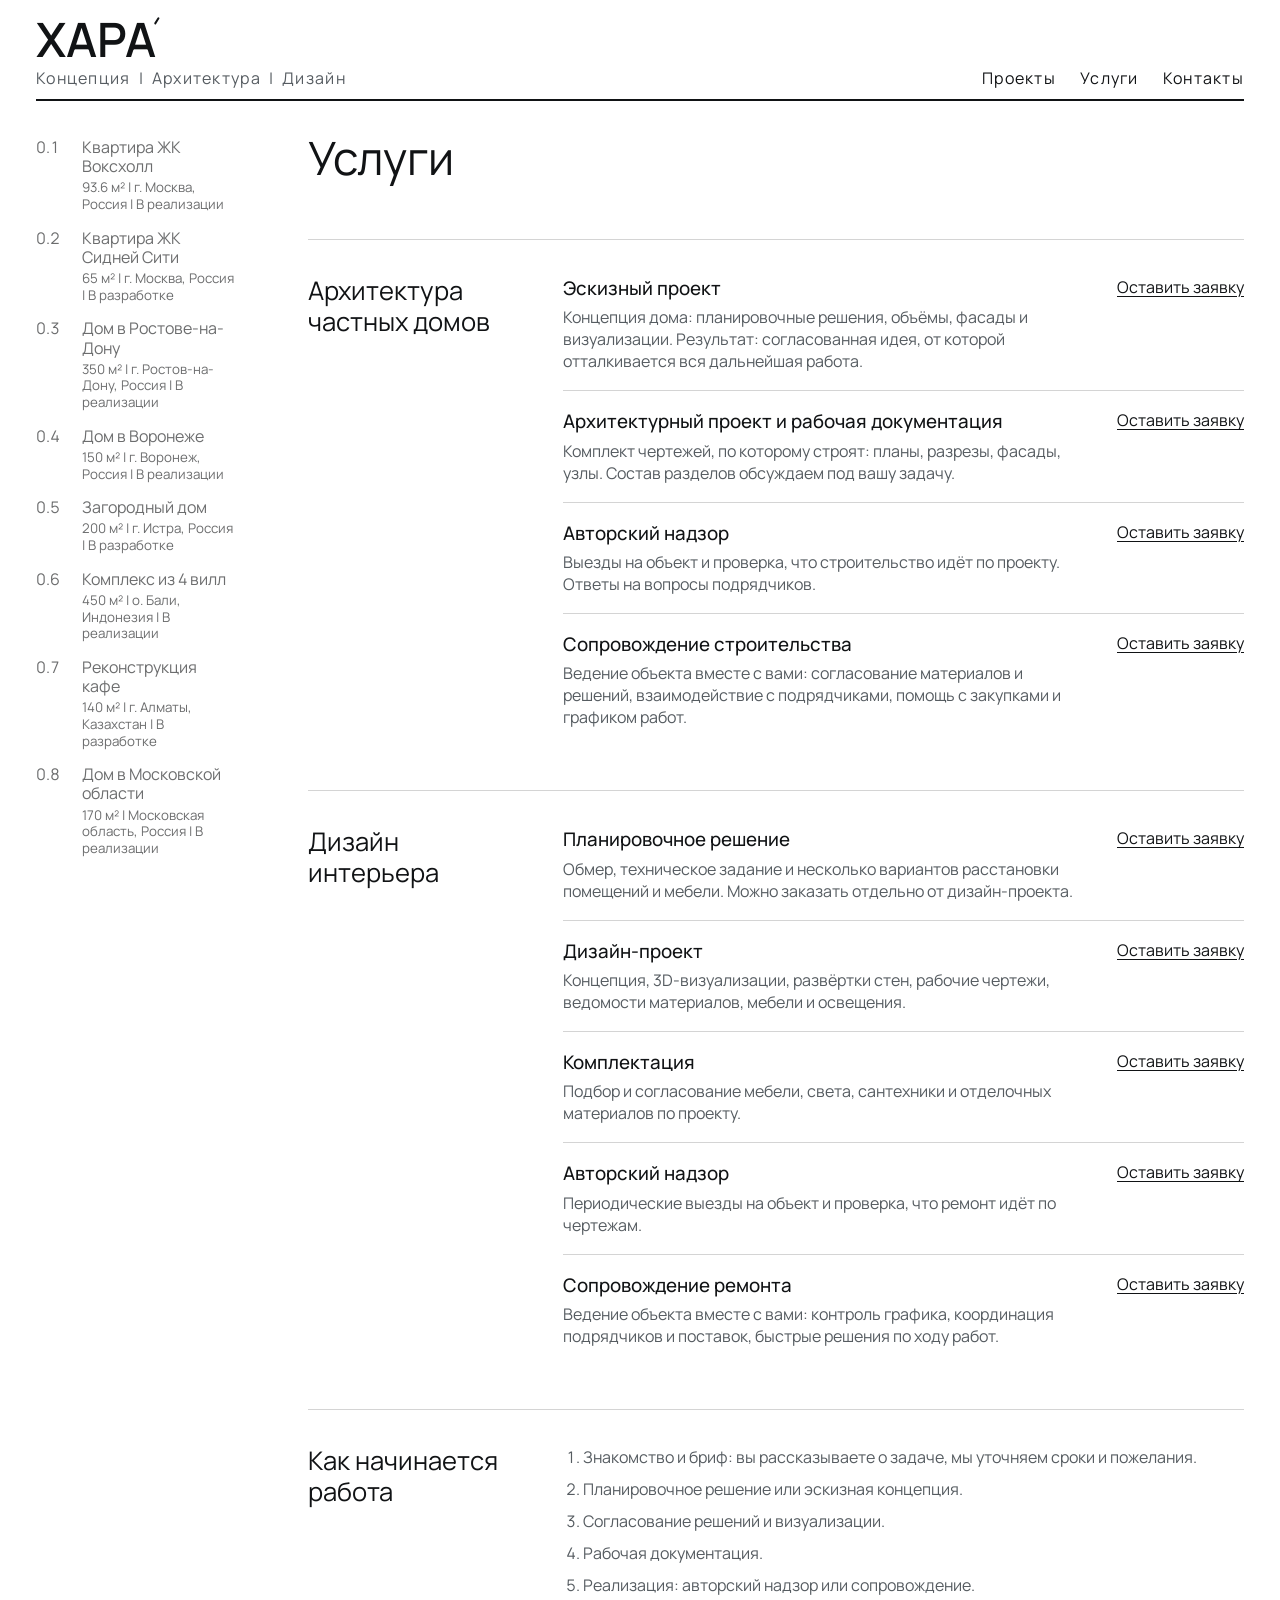
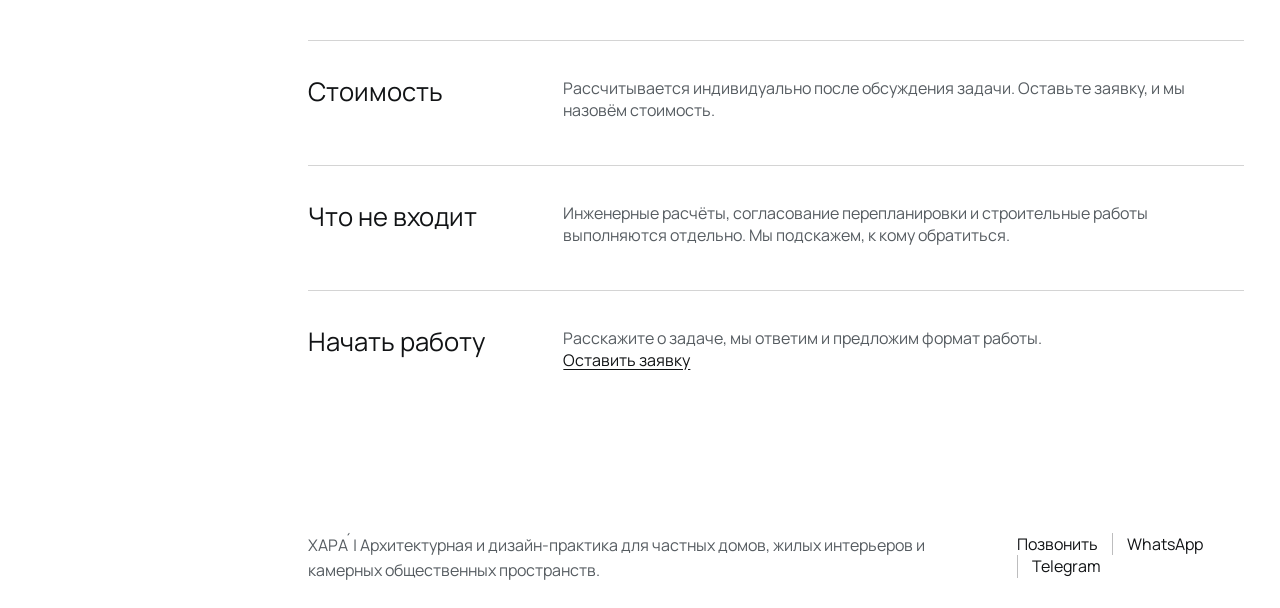
<file: services.html>
<!DOCTYPE html>
<html lang="ru">
<head>
  <meta charset="UTF-8">
  <meta name="viewport" content="width=device-width, initial-scale=1.0">
  <!-- seo:start -->
  <title>Услуги — ХАРА́</title>
  <meta name="description" content="Услуги архитектурного и дизайн-бюро ХАРА́: частные дома, жилые интерьеры, камерные общественные пространства.">
  <link rel="canonical" href="https://haraarch.pro/services.html">
  <link rel="icon" href="favicon.svg" type="image/svg+xml">
  <meta property="og:type" content="website">
  <meta property="og:site_name" content="ХАРА́">
  <meta property="og:locale" content="ru_RU">
  <meta property="og:title" content="Услуги — ХАРА́">
  <meta property="og:description" content="Услуги архитектурного и дизайн-бюро ХАРА́: частные дома, жилые интерьеры, камерные общественные пространства.">
  <meta property="og:url" content="https://haraarch.pro/services.html">
  <meta property="og:image" content="https://haraarch.pro/assets/og/home.jpg">
  <meta name="twitter:card" content="summary_large_image">
  <!-- seo:end -->
  <link rel="preconnect" href="https://fonts.googleapis.com">
  <link rel="preconnect" href="https://fonts.gstatic.com" crossorigin>
  <link
    href="https://fonts.googleapis.com/css2?family=Manrope:wght@400;500;600&display=swap"
    rel="stylesheet"
  >
  <link rel="stylesheet" href="styles.css?v=771e80ad">
  <!-- metrika:start -->
  <script type="text/javascript">
    // not counted while previewing locally
    if (!/^(localhost|127\.|10\.|192\.168\.)/.test(location.hostname)) {
      (function(m,e,t,r,i,k,a){
        m[i]=m[i]||function(){(m[i].a=m[i].a||[]).push(arguments)};
        m[i].l=1*new Date();
        for (var j = 0; j < document.scripts.length; j++) {if (document.scripts[j].src === r) { return; }}
        k=e.createElement(t),a=e.getElementsByTagName(t)[0],k.async=1,k.src=r,a.parentNode.insertBefore(k,a)
      })(window, document, "script", "https://mc.yandex.ru/metrika/tag.js?id=113922933", "ym");
      ym(113922933, "init", {ssr:true, webvisor:true, clickmap:true, referrer: document.referrer, url: location.href, accurateTrackBounce:true, trackLinks:true});
    }
  </script>
  <!-- metrika:end -->
</head>
<body>
  <!-- metrika-noscript:start -->
  <noscript><div><img src="https://mc.yandex.ru/watch/113922933" style="position:absolute; left:-9999px;" alt=""></div></noscript>
  <!-- metrika-noscript:end -->
  <div class="site-shell">
    <header class="topbar">
      <a class="brand" href="./" aria-label="ХАРА́ главная">
        <span class="brand-mark">
          <span class="brand-word">ХАРА<span class="accent-mark" aria-hidden="true"></span></span>
        </span>
      </a>

      <div class="topbar-meta">
        <nav class="brand-caption brand-caption-nav" aria-label="Разделы практики">
          <a href="index.html#practice">Концепция</a>
          <span aria-hidden="true">|</span>
          <a href="index.html?filter=architecture#works">Архитектура</a>
          <span aria-hidden="true">|</span>
          <a href="index.html?filter=design#works">Дизайн</a>
        </nav>

        <nav class="nav" aria-label="Основная навигация">
          <a href="index.html#works">Проекты</a>
          <!-- services-nav:start --><a href="services.html">Услуги</a><!-- services-nav:end -->
          <a href="index.html#contact" class="js-contact-trigger">Контакты</a>
        </nav>
      </div>
    </header>

    <main class="project-page-main">
      <section class="project-page-hero section">
        <p class="eyebrow">Практика</p>
        <h1 class="project-page-title reveal">Услуги</h1>
      </section>

      <section class="services-body section">

        <div class="services-block reveal">
          <h2>Архитектура частных домов</h2>
          <ul class="service-list">
            <li class="service-item">
              <div>
                <h3>Эскизный проект</h3>
                <p>Концепция дома: планировочные решения, объёмы, фасады и визуализации. Результат: согласованная идея, от которой отталкивается вся дальнейшая работа.</p>
              </div>
              <button class="service-apply" type="button" data-apply="эскизный проект дома">Оставить заявку</button>
            </li>
            <li class="service-item">
              <div>
                <h3>Архитектурный проект и рабочая документация</h3>
                <p>Комплект чертежей, по которому строят: планы, разрезы, фасады, узлы. Состав разделов обсуждаем под вашу задачу.</p>
              </div>
              <button class="service-apply" type="button" data-apply="архитектурный проект и рабочая документация">Оставить заявку</button>
            </li>
            <li class="service-item">
              <div>
                <h3>Авторский надзор</h3>
                <p>Выезды на объект и проверка, что строительство идёт по проекту. Ответы на вопросы подрядчиков.</p>
              </div>
              <button class="service-apply" type="button" data-apply="авторский надзор (строительство дома)">Оставить заявку</button>
            </li>
            <li class="service-item">
              <div>
                <h3>Сопровождение строительства</h3>
                <p>Ведение объекта вместе с вами: согласование материалов и решений, взаимодействие с подрядчиками, помощь с закупками и графиком работ.</p>
              </div>
              <button class="service-apply" type="button" data-apply="сопровождение строительства">Оставить заявку</button>
            </li>
          </ul>
        </div>

        <div class="services-block reveal">
          <h2>Дизайн интерьера</h2>
          <ul class="service-list">
            <li class="service-item">
              <div>
                <h3>Планировочное решение</h3>
                <p>Обмер, техническое задание и несколько вариантов расстановки помещений и мебели. Можно заказать отдельно от дизайн-проекта.</p>
              </div>
              <button class="service-apply" type="button" data-apply="планировочное решение">Оставить заявку</button>
            </li>
            <li class="service-item">
              <div>
                <h3>Дизайн-проект</h3>
                <p>Концепция, 3D-визуализации, развёртки стен, рабочие чертежи, ведомости материалов, мебели и освещения.</p>
              </div>
              <button class="service-apply" type="button" data-apply="дизайн-проект интерьера">Оставить заявку</button>
            </li>
            <li class="service-item">
              <div>
                <h3>Комплектация</h3>
                <p>Подбор и согласование мебели, света, сантехники и отделочных материалов по проекту.</p>
              </div>
              <button class="service-apply" type="button" data-apply="комплектация">Оставить заявку</button>
            </li>
            <li class="service-item">
              <div>
                <h3>Авторский надзор</h3>
                <p>Периодические выезды на объект и проверка, что ремонт идёт по чертежам.</p>
              </div>
              <button class="service-apply" type="button" data-apply="авторский надзор (интерьер)">Оставить заявку</button>
            </li>
            <li class="service-item">
              <div>
                <h3>Сопровождение ремонта</h3>
                <p>Ведение объекта вместе с вами: контроль графика, координация подрядчиков и поставок, быстрые решения по ходу работ.</p>
              </div>
              <button class="service-apply" type="button" data-apply="сопровождение ремонта">Оставить заявку</button>
            </li>
          </ul>
        </div>

        <div class="services-block reveal">
          <h2>Как начинается работа</h2>
          <ol class="services-steps">
            <li>Знакомство и бриф: вы рассказываете о задаче, мы уточняем сроки и пожелания.</li>
            <li>Планировочное решение или эскизная концепция.</li>
            <li>Согласование решений и визуализации.</li>
            <li>Рабочая документация.</li>
            <li>Реализация: авторский надзор или сопровождение.</li>
          </ol>
        </div>

        <div class="services-block reveal">
          <h2>Стоимость</h2>
          <p>Рассчитывается индивидуально после обсуждения задачи. Оставьте заявку, и мы назовём стоимость.</p>
        </div>

        <div class="services-block reveal">
          <h2>Что не входит</h2>
          <p>Инженерные расчёты, согласование перепланировки и строительные работы выполняются отдельно. Мы подскажем, к кому обратиться.</p>
        </div>

        <div class="services-block reveal">
          <h2>Начать работу</h2>
          <div>
            <p>Расскажите о задаче, мы ответим и предложим формат работы.</p>
            <button class="service-apply service-apply--main" type="button" data-apply="проект (подскажите, что подойдёт)">Оставить заявку</button>
          </div>
        </div>
      </section>
    </main>

    <footer class="footer">
      <div class="footer-copy">
        <p class="footer-note"><span class="brand-word">ХАРА<span class="accent-mark" aria-hidden="true"></span></span> | Архитектурная и дизайн-практика для частных домов, жилых интерьеров и камерных общественных пространств.</p>
      </div>
      <div class="contact-actions" aria-label="Связаться">
        <a href="tel:+79281181850">Позвонить</a>
        <a href="https://wa.me/79281181850">WhatsApp</a>
        <a href="https://t.me/sergey_danilovv">Telegram</a>
      </div>
    </footer>
  </div>

  <script src="script.js?v=b15d6eb3"></script>
</body>
</html>
</file>
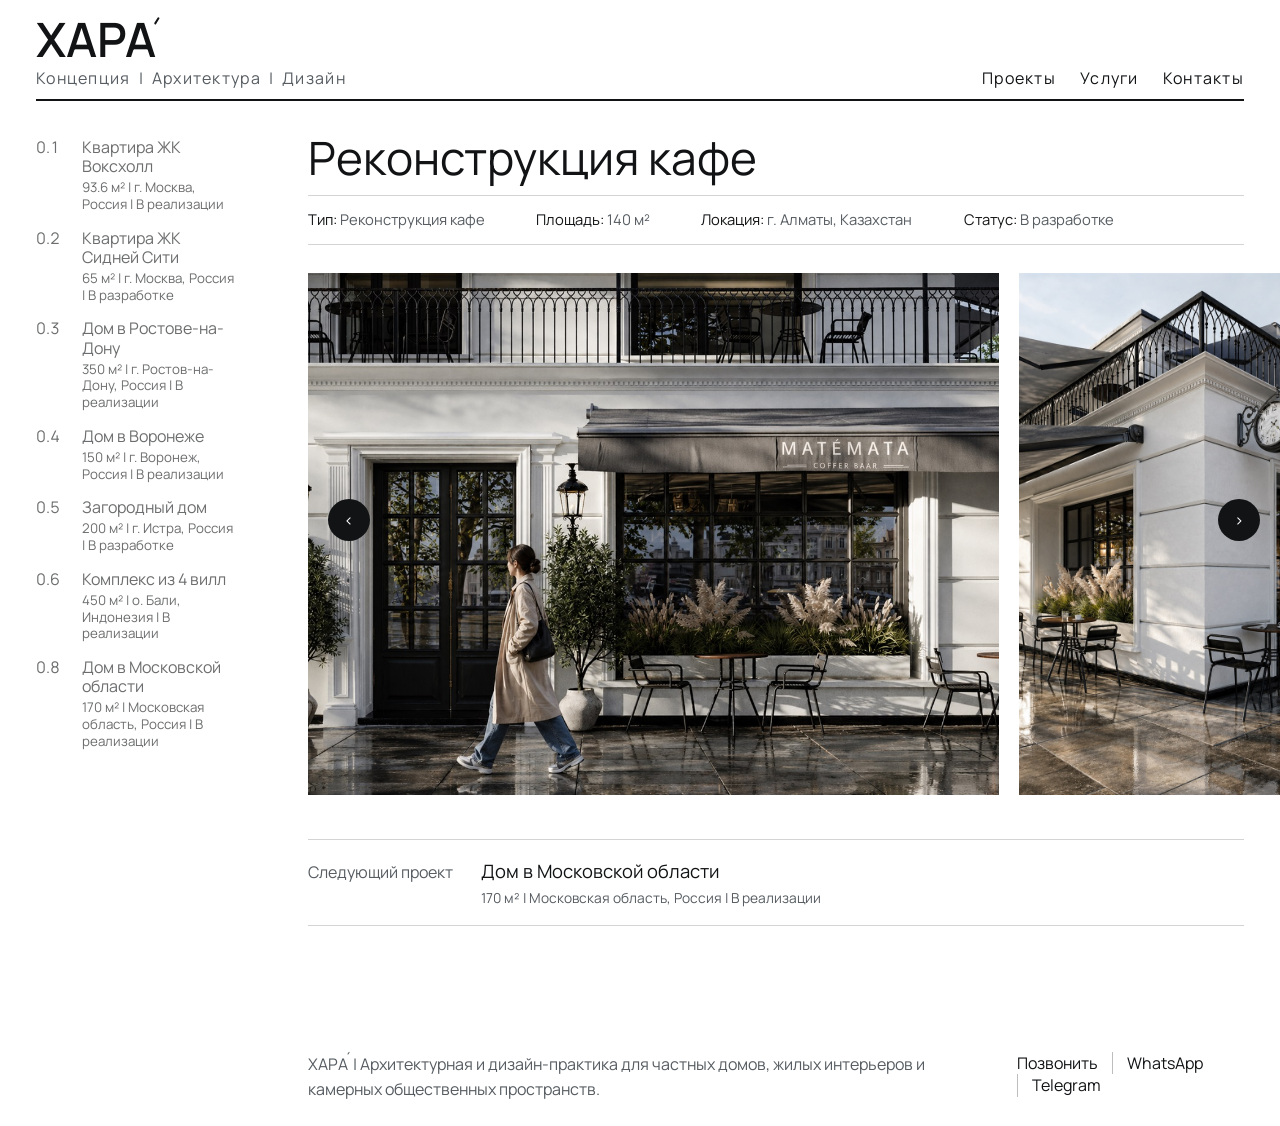
<file: projects/almaty-reconstruction.html>
<!DOCTYPE html>
<html lang="ru">
<head>
  <meta charset="UTF-8">
  <meta name="viewport" content="width=device-width, initial-scale=1.0">
  <!-- seo:start -->
  <title>Реконструкция кафе, Алматы — ХАРА́</title>
  <meta name="description" content="Реконструкция собирает фасад в более строгий городской образ: светлая штукатурка, черный металл, витражи и терраса.">
  <link rel="canonical" href="https://haraarch.pro/projects/almaty-reconstruction.html">
  <link rel="icon" href="../favicon.svg" type="image/svg+xml">
  <meta property="og:type" content="website">
  <meta property="og:site_name" content="ХАРА́">
  <meta property="og:locale" content="ru_RU">
  <meta property="og:title" content="Реконструкция кафе, Алматы — ХАРА́">
  <meta property="og:description" content="Реконструкция собирает фасад в более строгий городской образ: светлая штукатурка, черный металл, витражи и терраса.">
  <meta property="og:url" content="https://haraarch.pro/projects/almaty-reconstruction.html">
  <meta property="og:image" content="https://haraarch.pro/assets/og/almaty-reconstruction.jpg">
  <meta name="twitter:card" content="summary_large_image">
  <!-- seo:end -->
  <link rel="preconnect" href="https://fonts.googleapis.com">
  <link rel="preconnect" href="https://fonts.gstatic.com" crossorigin>
  <link
    href="https://fonts.googleapis.com/css2?family=Manrope:wght@400;500;600&display=swap"
    rel="stylesheet"
  >
  <link rel="stylesheet" href="../styles.css?v=771e80ad">
  <!-- metrika:start -->
  <script type="text/javascript">
    // not counted while previewing locally
    if (!/^(localhost|127\.|10\.|192\.168\.)/.test(location.hostname)) {
      (function(m,e,t,r,i,k,a){
        m[i]=m[i]||function(){(m[i].a=m[i].a||[]).push(arguments)};
        m[i].l=1*new Date();
        for (var j = 0; j < document.scripts.length; j++) {if (document.scripts[j].src === r) { return; }}
        k=e.createElement(t),a=e.getElementsByTagName(t)[0],k.async=1,k.src=r,a.parentNode.insertBefore(k,a)
      })(window, document, "script", "https://mc.yandex.ru/metrika/tag.js?id=113922933", "ym");
      ym(113922933, "init", {ssr:true, webvisor:true, clickmap:true, referrer: document.referrer, url: location.href, accurateTrackBounce:true, trackLinks:true});
    }
  </script>
  <!-- metrika:end -->
</head>
<body>
  <!-- metrika-noscript:start -->
  <noscript><div><img src="https://mc.yandex.ru/watch/113922933" style="position:absolute; left:-9999px;" alt=""></div></noscript>
  <!-- metrika-noscript:end -->
  <div class="site-shell">
    <header class="topbar">
      <a class="brand" href="../" aria-label="ХАРА́ главная">
        <span class="brand-mark">
          <span class="brand-word">ХАРА<span class="accent-mark" aria-hidden="true"></span></span>
        </span>
      </a>

      <div class="topbar-meta">
        <nav class="brand-caption brand-caption-nav" aria-label="Разделы практики">
          <a href="../index.html#practice">Концепция</a>
          <span aria-hidden="true">|</span>
          <a href="../index.html?filter=architecture#works">Архитектура</a>
          <span aria-hidden="true">|</span>
          <a href="../index.html?filter=design#works">Дизайн</a>
        </nav>

        <nav class="nav" aria-label="Основная навигация">
          <a href="../index.html#works">Проекты</a>
          <!-- services-nav:start --><a href="../services.html">Услуги</a><!-- services-nav:end -->
          <a href="../index.html#contact" class="js-contact-trigger">Контакты</a>
        </nav>
      </div>
    </header>

    <main class="project-page-main">
      <section class="project-page-hero section">
        <p class="eyebrow">Проект</p>
        <h1 class="project-page-title reveal">Реконструкция кафе</h1>

        <div class="project-page-meta reveal">
          <p>140 м²</p>
          <p>г. Алматы, Казахстан</p>
          <p>В разработке</p>
        </div>
      </section>

      <section class="project-page-grid section">
        <div class="project-page-summary reveal">
          <p>Реконструкция собирает фасад в более строгий городской образ: светлая штукатурка, черный металл, витражи и терраса.</p>
        </div>

        <div class="project-facts reveal">
          <p><span>Тип</span> Реконструкция кафе</p>
          <p><span>Площадь</span> 140 м²</p>
          <p><span>Локация</span> г. Алматы, Казахстан</p>
          <p><span>Статус</span> В разработке</p>
        </div>
      </section>

      <section class="project-gallery section">
        <figure class="reveal">
          <img src="../проекты/Реконструкция г Алматы/1.jpg" width="1280" height="853" alt="Реконструкция г Алматы — фасад с человеком">
          <figcaption>Главный фасад с человеком, входной группой, террасой и черной витражной сеткой.</figcaption>
        </figure>
        <figure class="reveal">
          <img src="../проекты/Реконструкция г Алматы/2.jpg" width="853" height="1280" alt="Реконструкция г Алматы — угол здания">
          <figcaption>Угол здания с часами, маркизой и ограждением террасы.</figcaption>
        </figure>
        <figure class="reveal">
          <img src="../проекты/Реконструкция г Алматы/3.jpg" width="1280" height="853" alt="Реконструкция г Алматы — общий фасад" loading="lazy" decoding="async">
          <figcaption>Общий фасадный кадр с городской перспективой и мокрым покрытием улицы.</figcaption>
        </figure>
      </section>
    </main>

    <footer class="footer">
      <div class="footer-copy">
        <p class="footer-note"><span class="brand-word">ХАРА<span class="accent-mark" aria-hidden="true"></span></span> | Архитектурная и дизайн-практика для частных домов, жилых интерьеров и камерных общественных пространств.</p>
      </div>
      <div class="contact-actions" aria-label="Связаться">
        <a href="tel:+79281181850">Позвонить</a>
        <a href="https://wa.me/79281181850">WhatsApp</a>
        <a href="https://t.me/sergey_danilovv">Telegram</a>
      </div>
    </footer>
  </div>

  <script src="../script.js?v=b15d6eb3"></script>
</body>
</html>
</file>
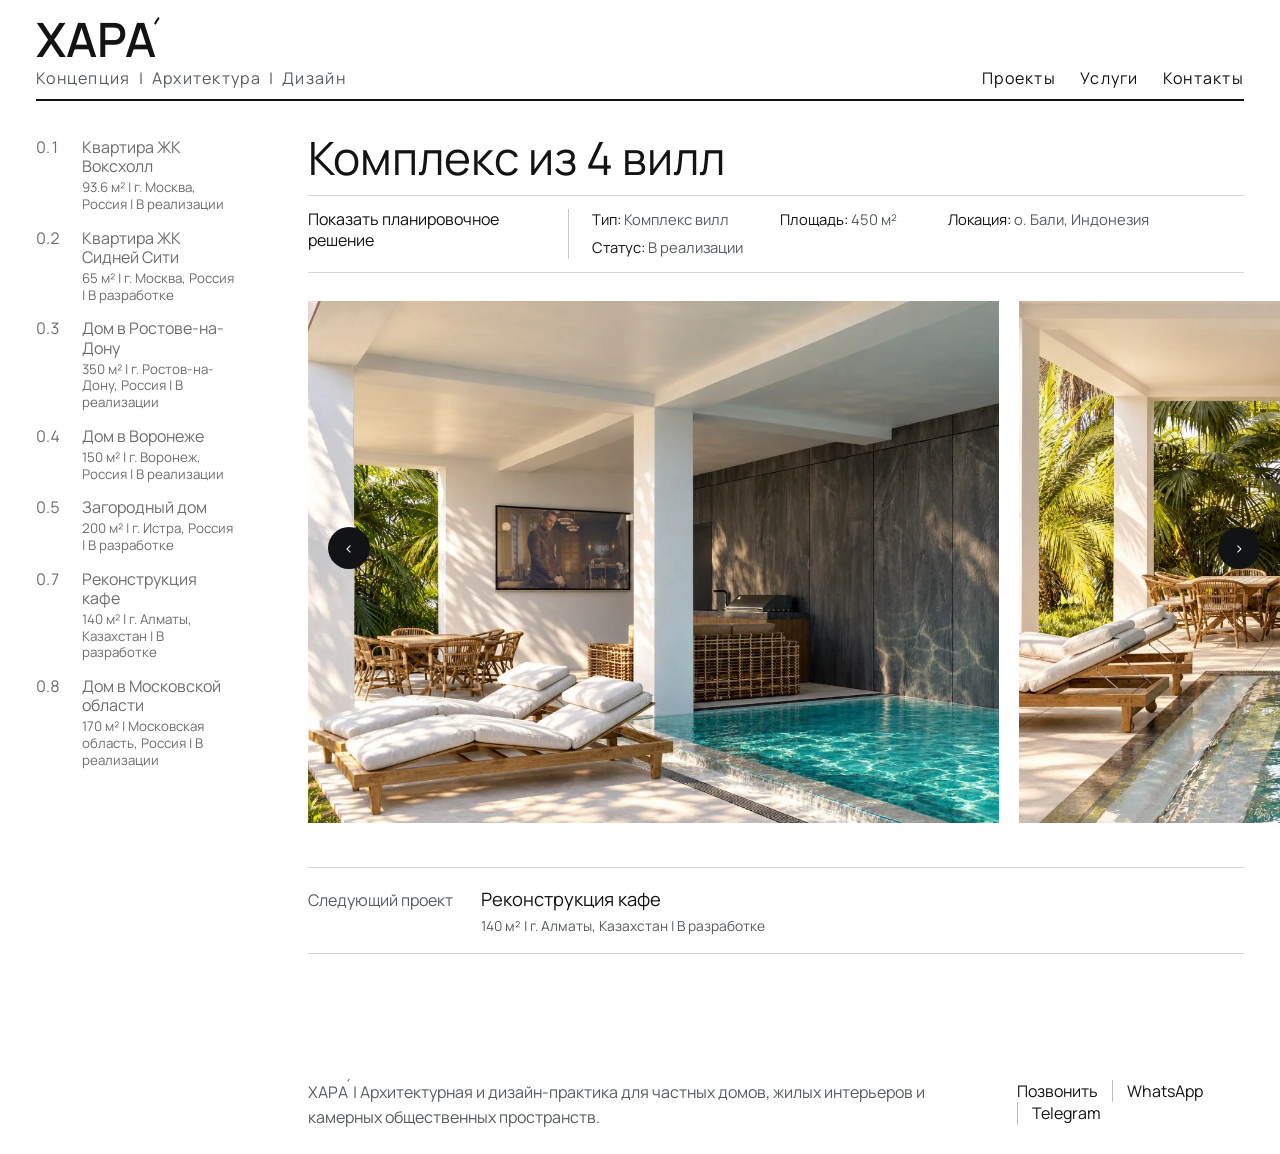
<file: projects/bali-villas.html>
<!DOCTYPE html>
<html lang="ru">
<head>
  <meta charset="UTF-8">
  <meta name="viewport" content="width=device-width, initial-scale=1.0">
  <!-- seo:start -->
  <title>Комплекс из 4 вилл, Бали — ХАРА́</title>
  <meta name="description" content="Комплекс из четырех вилл в тропической зелени: белые объемы с бронзовой окантовкой, открытые террасы и бассейны.">
  <link rel="canonical" href="https://haraarch.pro/projects/bali-villas.html">
  <link rel="icon" href="../favicon.svg" type="image/svg+xml">
  <meta property="og:type" content="website">
  <meta property="og:site_name" content="ХАРА́">
  <meta property="og:locale" content="ru_RU">
  <meta property="og:title" content="Комплекс из 4 вилл, Бали — ХАРА́">
  <meta property="og:description" content="Комплекс из четырех вилл в тропической зелени: белые объемы с бронзовой окантовкой, открытые террасы и бассейны.">
  <meta property="og:url" content="https://haraarch.pro/projects/bali-villas.html">
  <meta property="og:image" content="https://haraarch.pro/assets/og/bali-villas.jpg">
  <meta name="twitter:card" content="summary_large_image">
  <!-- seo:end -->
  <link rel="preconnect" href="https://fonts.googleapis.com">
  <link rel="preconnect" href="https://fonts.gstatic.com" crossorigin>
  <link
    href="https://fonts.googleapis.com/css2?family=Manrope:wght@400;500;600&display=swap"
    rel="stylesheet"
  >
  <link rel="stylesheet" href="../styles.css?v=771e80ad">
  <!-- metrika:start -->
  <script type="text/javascript">
    // not counted while previewing locally
    if (!/^(localhost|127\.|10\.|192\.168\.)/.test(location.hostname)) {
      (function(m,e,t,r,i,k,a){
        m[i]=m[i]||function(){(m[i].a=m[i].a||[]).push(arguments)};
        m[i].l=1*new Date();
        for (var j = 0; j < document.scripts.length; j++) {if (document.scripts[j].src === r) { return; }}
        k=e.createElement(t),a=e.getElementsByTagName(t)[0],k.async=1,k.src=r,a.parentNode.insertBefore(k,a)
      })(window, document, "script", "https://mc.yandex.ru/metrika/tag.js?id=113922933", "ym");
      ym(113922933, "init", {ssr:true, webvisor:true, clickmap:true, referrer: document.referrer, url: location.href, accurateTrackBounce:true, trackLinks:true});
    }
  </script>
  <!-- metrika:end -->
</head>
<body>
  <!-- metrika-noscript:start -->
  <noscript><div><img src="https://mc.yandex.ru/watch/113922933" style="position:absolute; left:-9999px;" alt=""></div></noscript>
  <!-- metrika-noscript:end -->
  <div class="site-shell">
    <header class="topbar">
      <a class="brand" href="../" aria-label="ХАРА́ главная">
        <span class="brand-mark">
          <span class="brand-word">ХАРА<span class="accent-mark" aria-hidden="true"></span></span>
        </span>
      </a>

      <div class="topbar-meta">
        <nav class="brand-caption brand-caption-nav" aria-label="Разделы практики">
          <a href="../index.html#practice">Концепция</a>
          <span aria-hidden="true">|</span>
          <a href="../index.html?filter=architecture#works">Архитектура</a>
          <span aria-hidden="true">|</span>
          <a href="../index.html?filter=design#works">Дизайн</a>
        </nav>

        <nav class="nav" aria-label="Основная навигация">
          <a href="../index.html#works">Проекты</a>
          <!-- services-nav:start --><a href="../services.html">Услуги</a><!-- services-nav:end -->
          <a href="../index.html#contact" class="js-contact-trigger">Контакты</a>
        </nav>
      </div>
    </header>

    <main class="project-page-main">
      <section class="project-page-hero section">
        <p class="eyebrow">Проект</p>
        <h1 class="project-page-title reveal">Комплекс из 4 вилл</h1>

        <div class="project-page-meta reveal">
          <p>450 м²</p>
          <p>о. Бали, Индонезия</p>
          <p>В реализации</p>
        </div>
      </section>

      <section class="project-page-grid section">
        <div class="project-page-summary reveal">
          <p>Комплекс из четырех вилл в тропической зелени: белые объемы с бронзовой окантовкой, открытые террасы и бассейны.</p>
        </div>

        <div class="project-docs reveal" aria-label="Планировки проекта">
          <figure class="project-plan-card">
            <img src="../assets/plans/bali-plan-00-gp.webp" width="1980" height="1762" alt="Комплекс из 4 вилл — генеральный план" loading="lazy" decoding="async">
            <figcaption>Показать планировочное решение</figcaption>
          </figure>
          <figure class="project-plan-card" style="display: none" aria-hidden="true">
            <img src="../assets/plans/bali-plan-01.webp" width="1644" height="1271" alt="Комплекс из 4 вилл — планировка 1 этажа" loading="lazy">
            <figcaption>Планировка 1 этажа</figcaption>
          </figure>
          <figure class="project-plan-card" style="display: none" aria-hidden="true">
            <img src="../assets/plans/bali-plan-02.webp" width="1642" height="1269" alt="Комплекс из 4 вилл — планировка 2 этажа" loading="lazy">
            <figcaption>Планировка 2 этажа</figcaption>
          </figure>
        </div>

        <div class="project-facts reveal">
          <p><span>Тип</span> Комплекс вилл</p>
          <p><span>Площадь</span> 450 м²</p>
          <p><span>Локация</span> о. Бали, Индонезия</p>
          <p><span>Статус</span> В реализации</p>
        </div>
      </section>

      <section class="project-gallery section">
        <figure class="reveal">
          <img src="../проекты/Бали/03.webp" width="1280" height="853" alt="Комплекс из 4 вилл — терраса">
          <figcaption>Крытая терраса: шезлонги, обеденная зона, кухня с барбекю и бассейн.</figcaption>
        </figure>
        <figure class="reveal">
          <img src="../проекты/Бали/04.webp" width="1280" height="853" alt="Комплекс из 4 вилл — бассейн">
          <figcaption>Бассейн вдоль террасы, плетеная мебель и стена из темного камня.</figcaption>
        </figure>
        <figure class="reveal">
          <img src="../проекты/Бали/05.webp" width="1280" height="853" alt="Комплекс из 4 вилл — терраса и газон" loading="lazy" decoding="async">
          <figcaption>Вид на террасу с газона: обеденная зона, кухня и бассейн под навесом.</figcaption>
        </figure>
        <figure class="reveal">
          <img src="../проекты/Бали/01.webp" width="1536" height="1024" alt="Комплекс из 4 вилл — фасад" loading="lazy" decoding="async">
          <figcaption>Фасад комплекса со стороны воды: три виллы в ряд среди тропической зелени.</figcaption>
        </figure>
        <figure class="reveal">
          <img src="../проекты/Бали/02.webp" width="1536" height="1024" alt="Комплекс из 4 вилл — фасад, второй ракурс" loading="lazy" decoding="async">
          <figcaption>Тот же ряд с другого ракурса: террасы второго этажа и стеклянные витражи.</figcaption>
        </figure>
      </section>
    </main>

    <footer class="footer">
      <div class="footer-copy">
        <p class="footer-note"><span class="brand-word">ХАРА<span class="accent-mark" aria-hidden="true"></span></span> | Архитектурная и дизайн-практика для частных домов, жилых интерьеров и камерных общественных пространств.</p>
      </div>
      <div class="contact-actions" aria-label="Связаться">
        <a href="tel:+79281181850">Позвонить</a>
        <a href="https://wa.me/79281181850">WhatsApp</a>
        <a href="https://t.me/sergey_danilovv">Telegram</a>
      </div>
    </footer>
  </div>

  <script src="../script.js?v=b15d6eb3"></script>
</body>
</html>
</file>
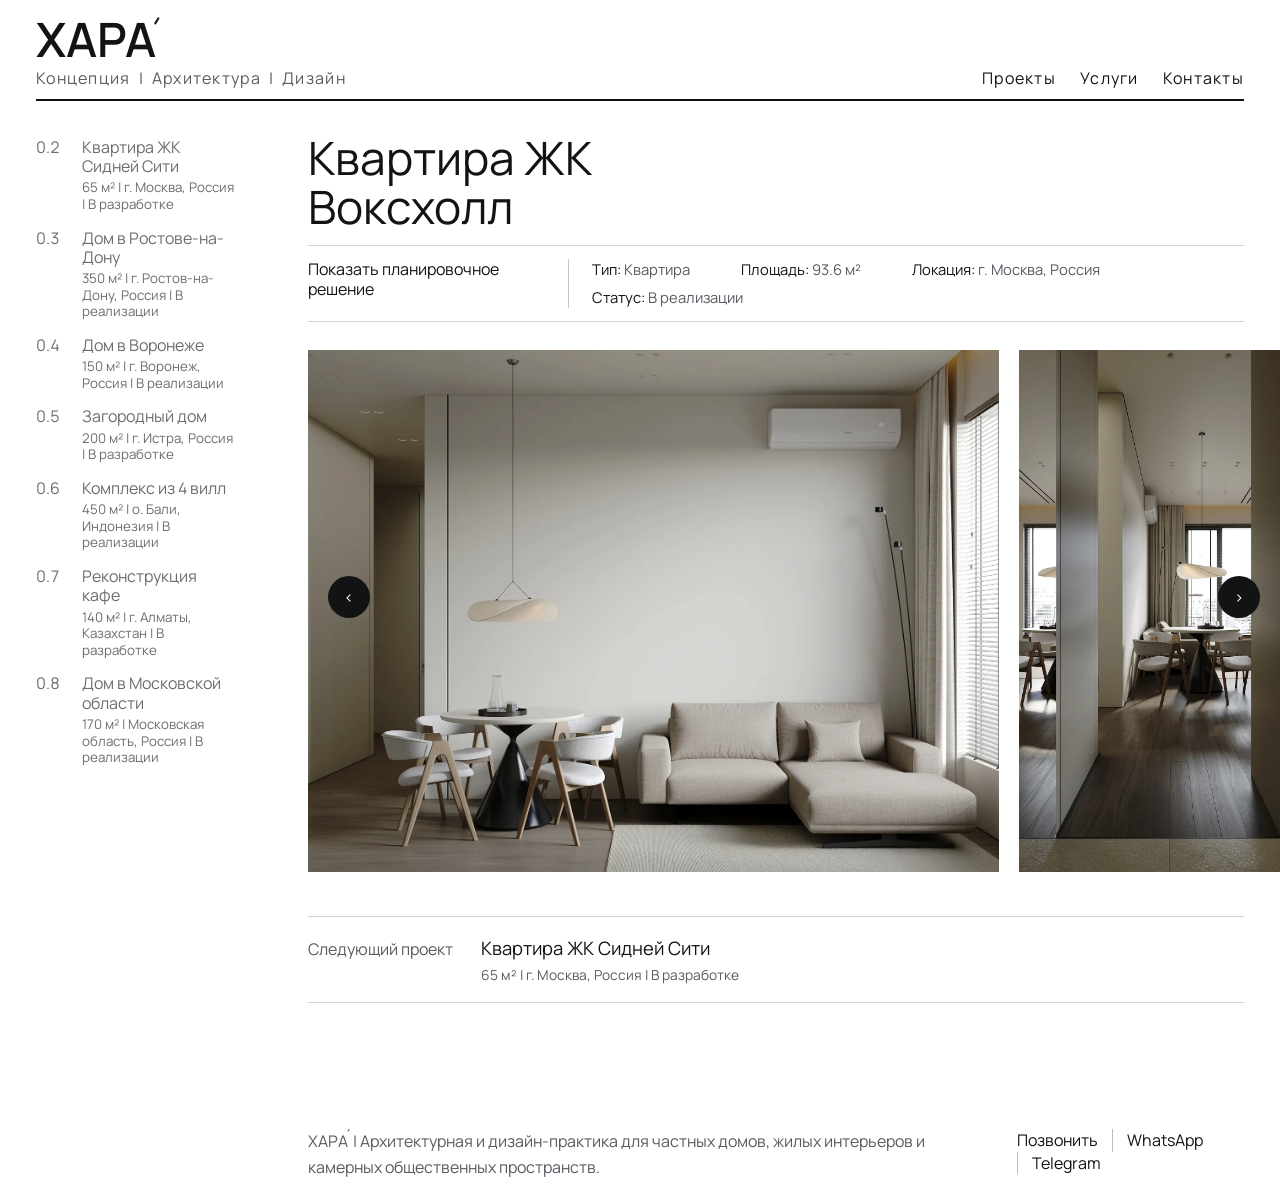
<file: projects/vauxhall.html>
<!DOCTYPE html>
<html lang="ru">
<head>
  <meta charset="UTF-8">
  <meta name="viewport" content="width=device-width, initial-scale=1.0">
  <!-- seo:start -->
  <title>Квартира ЖК Воксхолл, Москва — ХАРА́</title>
  <meta name="description" content="Квартира собрана на спокойной нейтральной палитре: светлые плоскости, встроенное хранение, теплое дерево и мягкий свет.">
  <link rel="canonical" href="https://haraarch.pro/projects/vauxhall.html">
  <link rel="icon" href="../favicon.svg" type="image/svg+xml">
  <meta property="og:type" content="website">
  <meta property="og:site_name" content="ХАРА́">
  <meta property="og:locale" content="ru_RU">
  <meta property="og:title" content="Квартира ЖК Воксхолл, Москва — ХАРА́">
  <meta property="og:description" content="Квартира собрана на спокойной нейтральной палитре: светлые плоскости, встроенное хранение, теплое дерево и мягкий свет.">
  <meta property="og:url" content="https://haraarch.pro/projects/vauxhall.html">
  <meta property="og:image" content="https://haraarch.pro/assets/og/vauxhall.jpg">
  <meta name="twitter:card" content="summary_large_image">
  <!-- seo:end -->
  <link rel="preconnect" href="https://fonts.googleapis.com">
  <link rel="preconnect" href="https://fonts.gstatic.com" crossorigin>
  <link
    href="https://fonts.googleapis.com/css2?family=Manrope:wght@400;500;600&display=swap"
    rel="stylesheet"
  >
  <link rel="stylesheet" href="../styles.css?v=771e80ad">
  <!-- metrika:start -->
  <script type="text/javascript">
    // not counted while previewing locally
    if (!/^(localhost|127\.|10\.|192\.168\.)/.test(location.hostname)) {
      (function(m,e,t,r,i,k,a){
        m[i]=m[i]||function(){(m[i].a=m[i].a||[]).push(arguments)};
        m[i].l=1*new Date();
        for (var j = 0; j < document.scripts.length; j++) {if (document.scripts[j].src === r) { return; }}
        k=e.createElement(t),a=e.getElementsByTagName(t)[0],k.async=1,k.src=r,a.parentNode.insertBefore(k,a)
      })(window, document, "script", "https://mc.yandex.ru/metrika/tag.js?id=113922933", "ym");
      ym(113922933, "init", {ssr:true, webvisor:true, clickmap:true, referrer: document.referrer, url: location.href, accurateTrackBounce:true, trackLinks:true});
    }
  </script>
  <!-- metrika:end -->
</head>
<body>
  <!-- metrika-noscript:start -->
  <noscript><div><img src="https://mc.yandex.ru/watch/113922933" style="position:absolute; left:-9999px;" alt=""></div></noscript>
  <!-- metrika-noscript:end -->
  <div class="site-shell">
    <header class="topbar">
      <a class="brand" href="../" aria-label="ХАРА́ главная">
        <span class="brand-mark">
          <span class="brand-word">ХАРА<span class="accent-mark" aria-hidden="true"></span></span>
        </span>
      </a>

      <div class="topbar-meta">
        <nav class="brand-caption brand-caption-nav" aria-label="Разделы практики">
          <a href="../index.html#practice">Концепция</a>
          <span aria-hidden="true">|</span>
          <a href="../index.html?filter=architecture#works">Архитектура</a>
          <span aria-hidden="true">|</span>
          <a href="../index.html?filter=design#works">Дизайн</a>
        </nav>

        <nav class="nav" aria-label="Основная навигация">
          <a href="../index.html#works">Проекты</a>
          <!-- services-nav:start --><a href="../services.html">Услуги</a><!-- services-nav:end -->
          <a href="../index.html#contact" class="js-contact-trigger">Контакты</a>
        </nav>
      </div>
    </header>

    <main class="project-page-main">
      <section class="project-page-hero section">
        <p class="eyebrow">Проект</p>
        <h1 class="project-page-title reveal">Квартира ЖК Воксхолл</h1>

        <div class="project-page-meta reveal">
          <p>93.6 м²</p>
          <p>г. Москва, Россия</p>
          <p>В реализации</p>
        </div>
      </section>

      <section class="project-page-grid section">
        <div class="project-page-summary reveal">
          <p>Квартира собрана на спокойной нейтральной палитре: светлые плоскости, встроенное хранение, теплое дерево и мягкий свет.</p>
        </div>

        <div class="project-docs reveal" aria-label="Планировки проекта">
          <figure class="project-plan-card">
            <img src="../assets/plans/vauxhall-plan-01.webp" width="1854" height="1280" alt="Квартира ЖК Воксхолл — планировка" loading="lazy" decoding="async">
            <figcaption>Показать планировочное решение</figcaption>
          </figure>
        </div>

        <div class="project-facts reveal">
          <p><span>Тип</span> Квартира</p>
          <p><span>Площадь</span> 93.6 м²</p>
          <p><span>Локация</span> г. Москва, Россия</p>
          <p><span>Статус</span> В реализации</p>
        </div>
      </section>

      <section class="project-gallery section">
        <figure class="reveal">
          <img src="../проекты/Воксхолл/01.webp" width="2200" height="1237" alt="Квартира ЖК Воксхолл — визуал 01">
          <figcaption>Общий вид гостиной-столовой: светлые плоскости, дерево и мягкий дневной свет.</figcaption>
        </figure>
        <figure class="reveal">
          <img src="../проекты/Воксхолл/02.webp" width="1200" height="1800" alt="Квартира ЖК Воксхолл — визуал 02">
          <figcaption>Входная зона с видом на гостиную и столовую через темную перегородку.</figcaption>
        </figure>
        <figure class="reveal">
          <img src="../проекты/Воксхолл/03.webp" width="1200" height="1800" alt="Квартира ЖК Воксхолл — визуал 03" loading="lazy" decoding="async">
          <figcaption>Гостиная-столовая с мягким дневным светом, круглым столом и подвесным светильником.</figcaption>
        </figure>
        <figure class="reveal">
          <img src="../проекты/Воксхолл/04.webp" width="1200" height="1800" alt="Квартира ЖК Воксхолл — визуал 04" loading="lazy" decoding="async">
          <figcaption>Угловой диван и нейтральный ковер формируют спокойную зону отдыха.</figcaption>
        </figure>
        <figure class="reveal">
          <img src="../проекты/Воксхолл/05.webp" width="1200" height="1800" alt="Квартира ЖК Воксхолл — визуал 05" loading="lazy" decoding="async">
          <figcaption>Кухня и гостиная в одном пространстве: встроенное хранение без визуального шума.</figcaption>
        </figure>
        <figure class="reveal">
          <img src="../проекты/Воксхолл/06.webp" width="1200" height="1800" alt="Квартира ЖК Воксхолл — визуал 06" loading="lazy" decoding="async">
          <figcaption>Обеденная группа у окна и встроенная колонна с техникой.</figcaption>
        </figure>
        <figure class="reveal">
          <img src="../проекты/Воксхолл/07.webp" width="1200" height="1800" alt="Квартира ЖК Воксхолл — визуал 07" loading="lazy" decoding="async">
          <figcaption>Колонна хранения с нишей под ТВ и открытыми полками.</figcaption>
        </figure>
        <figure class="reveal">
          <img src="../проекты/Воксхолл/08.webp" width="2200" height="2200" alt="Квартира ЖК Воксхолл — визуал 08" loading="lazy" decoding="async">
          <figcaption>Спальня с низкой кроватью и мягкой нейтральной палитрой.</figcaption>
        </figure>
        <figure class="reveal">
          <img src="../проекты/Воксхолл/09.webp" width="1467" height="2200" alt="Квартира ЖК Воксхолл — визуал 09" loading="lazy" decoding="async">
          <figcaption>Деталь спальни: подвесной светильник, жалюзи и фактурная ткань изголовья.</figcaption>
        </figure>
        <figure class="reveal">
          <img src="../проекты/Воксхолл/10.webp" width="2200" height="2200" alt="Квартира ЖК Воксхолл — визуал 10" loading="lazy" decoding="async">
          <figcaption>Стена с ТВ-панелью и встроенными шкафами, скрытая подсветка.</figcaption>
        </figure>
        <figure class="reveal">
          <img src="../проекты/Воксхолл/11.webp" width="1467" height="2200" alt="Квартира ЖК Воксхолл — визуал 11" loading="lazy" decoding="async">
          <figcaption>Спальня с фасадами шкафов в цвет стен и скрытыми дверями.</figcaption>
        </figure>
        <figure class="reveal">
          <img src="../проекты/Воксхолл/12.webp" width="1467" height="2200" alt="Квартира ЖК Воксхолл — визуал 12" loading="lazy" decoding="async">
          <figcaption>Комната с рабочим местом у окна и встроенными полками.</figcaption>
        </figure>
        <figure class="reveal">
          <img src="../проекты/Воксхолл/13.webp" width="1467" height="2200" alt="Квартира ЖК Воксхолл — визуал 13" loading="lazy" decoding="async">
          <figcaption>Светлые фасады, спокойная симметрия и мягкий текстиль.</figcaption>
        </figure>
        <figure class="reveal">
          <img src="../проекты/Воксхолл/14.webp" width="1467" height="2200" alt="Квартира ЖК Воксхолл — визуал 14" loading="lazy" decoding="async">
          <figcaption>Фасады шкафов с тонкой деревянной окантовкой.</figcaption>
        </figure>
        <figure class="reveal">
          <img src="../проекты/Воксхолл/15.webp" width="1467" height="2200" alt="Квартира ЖК Воксхолл — визуал 15" loading="lazy" decoding="async">
          <figcaption>Рабочая зона у окна с акцентом натурального шпона.</figcaption>
        </figure>
        <figure class="reveal">
          <img src="../проекты/Воксхолл/16.webp" width="1467" height="2200" alt="Квартира ЖК Воксхолл — визуал 16" loading="lazy" decoding="async">
          <figcaption>Вид на комнату с акцентной стеной цвета охры.</figcaption>
        </figure>
        <figure class="reveal">
          <img src="../проекты/Воксхолл/17.webp" width="1467" height="2200" alt="Квартира ЖК Воксхолл — визуал 17" loading="lazy" decoding="async">
          <figcaption>Рабочее место и кровать в единой светлой палитре.</figcaption>
        </figure>
        <figure class="reveal">
          <img src="../проекты/Воксхолл/18.webp" width="1467" height="2200" alt="Квартира ЖК Воксхолл — визуал 18" loading="lazy" decoding="async">
          <figcaption>Ванная: светлый камень, темная фурнитура и скрытая подсветка.</figcaption>
        </figure>
        <figure class="reveal">
          <img src="../проекты/Воксхолл/19.webp" width="1467" height="2200" alt="Квартира ЖК Воксхолл — визуал 19" loading="lazy" decoding="async">
          <figcaption>Санузел со встроенными шкафами и инсталляцией.</figcaption>
        </figure>
        <figure class="reveal">
          <img src="../проекты/Воксхолл/20.webp" width="1467" height="2200" alt="Квартира ЖК Воксхолл — визуал 20" loading="lazy" decoding="async">
          <figcaption>Ванная с раковиной у зеркала и мягким светом по периметру.</figcaption>
        </figure>
        <figure class="reveal">
          <img src="../проекты/Воксхолл/21.webp" width="1467" height="2200" alt="Квартира ЖК Воксхолл — визуал 21" loading="lazy" decoding="async">
          <figcaption>Гардеробная с открытым хранением вдоль коридора.</figcaption>
        </figure>
      </section>
    </main>

    <footer class="footer">
      <div class="footer-copy">
        <p class="footer-note"><span class="brand-word">ХАРА<span class="accent-mark" aria-hidden="true"></span></span> | Архитектурная и дизайн-практика для частных домов, жилых интерьеров и камерных общественных пространств.</p>
      </div>
      <div class="contact-actions" aria-label="Связаться">
        <a href="tel:+79281181850">Позвонить</a>
        <a href="https://wa.me/79281181850">WhatsApp</a>
        <a href="https://t.me/sergey_danilovv">Telegram</a>
      </div>
    </footer>
  </div>

  <script src="../script.js?v=b15d6eb3"></script>
</body>
</html>
</file>
<file: styles.css>
:root {
  --bg: #ffffff;
  --text: #111315;
  --muted: #565c61;
  --line: #111315;
  --line-strong: #111315;
  --accent: #17191c;
  --page-gutter: 36px;
  --fs-text: clamp(0.95rem, 0.9rem + 0.15vw, 1rem);
  --fs-title: clamp(1.9rem, 1.2rem + 2.2vw, 3.2rem);
  --fs-display: clamp(4.4rem, 8vw, 8.8rem);
  --topbar-height: 0px;
  --info-bar-height: 0px;
}

*,
*::before,
*::after {
  box-sizing: border-box;
}

html {
  scroll-behavior: smooth;
  scroll-padding-top: calc(var(--topbar-height) + 58px);
}

[id] {
  scroll-margin-top: calc(var(--topbar-height) + 20px);
}

body {
  margin: 0;
  min-width: 320px;
  overflow-x: hidden;
  font-family: "Manrope", sans-serif;
  font-size: var(--fs-text);
  color: var(--text);
  background: var(--bg);
}



































































































































































a {
  color: inherit;
  text-decoration: none;
}

button,
input,
textarea {
  font: inherit;
}

.site-shell {
  width: 100%;
  padding: 0 0 calc(var(--info-bar-height) + 24px);
}

.topbar {
  position: sticky;
  top: 0;
  z-index: 20;
  display: grid;
  gap: 6px;
  padding: 18px var(--page-gutter) 12px;
  background: rgba(255, 255, 255, var(--topbar-bg-alpha, 0.62));
  -webkit-backdrop-filter: blur(18px);
  backdrop-filter: blur(18px);
  transition: padding 180ms ease, background 180ms ease;
}

.topbar::after {
  content: "";
  position: absolute;
  left: var(--page-gutter);
  bottom: 0;
  right: var(--page-gutter);
  height: 2px;
  background: var(--line);
}

.brand {
  display: inline-flex;
  width: max-content;
}

.topbar-meta {
  display: flex;
  justify-content: space-between;
  align-items: baseline;
  gap: 18px;
  max-height: 80px;
  overflow: hidden;
  transition: opacity 180ms ease, max-height 180ms ease, transform 180ms ease;
}

.brand-caption,
.nav,
.eyebrow,
.project-number,
.project-meta,
.info-label,
.contact-details span {
  letter-spacing: 0.08em;
}

.brand-word {
  position: relative;
  display: inline-block;
  padding-right: 0.14em;
}

.accent-mark {
  position: absolute;
  top: 0.04em;
  right: 0.05em;
  width: 0.16em;
  height: 0.045em;
  background: currentColor;
  border-radius: 999px;
  transform: rotate(-58deg);
  transform-origin: center;
}

.brand-mark {
  font-family: "Manrope", sans-serif;
  font-size: var(--fs-title);
  font-weight: 600;
  line-height: 0.9;
  transform: scaleX(1);
  transform-origin: left center;
  transition: font-size 180ms ease, line-height 180ms ease, transform 180ms ease;
}

.brand-caption {
  color: var(--muted);
  line-height: 1.1;
  white-space: nowrap;
}

.brand-caption-nav {
  display: flex;
  gap: 8px;
  align-items: baseline;
}

.brand-caption-nav a {
  position: relative;
  color: inherit;
}

.brand-caption-nav a:hover,
.brand-caption-nav a:focus-visible,
.brand-caption-nav a.is-active {
  color: var(--text);
}

.nav {
  display: flex;
  gap: 24px;
  flex-shrink: 0;
}

.nav a {
  position: relative;
  padding-bottom: 0;
}

.nav a::after {
  display: none;
  content: none;
}

.nav a:hover::after,
.nav a:focus-visible::after,
.nav a.is-active::after {
  transform: none;
}

.section {
  padding: 44px var(--page-gutter) 0;
}

.works,
.approach,
.contact {
  margin-top: 48px;
  padding-top: 26px;
}

.works {
  margin-top: 0;
  padding-top: 0;
  padding-left: var(--page-gutter);
  padding-right: var(--page-gutter);
}

.hero {
  padding-top: 56px;
  min-height: 38vh;
}

.eyebrow {
  margin: 0 0 18px;
  color: var(--muted);
}

.hero h1,
.section-heading h2,
.project-row h3 {
  margin: 0;
  font-family: "Manrope", sans-serif;
  font-weight: 500;
  letter-spacing: 0;
}

.hero h1 {
  max-width: 12ch;
  font-size: var(--fs-display);
  line-height: 0.92;
}

.hero h1 > .brand-word {
  display: block;
  width: max-content;
}

.hero .brand-word {
  width: max-content;
  padding-right: 0.16em;
}

.hero .accent-mark {
  top: 0.02em;
  right: 0.04em;
  width: 0.15em;
  height: 0.04em;
}

.info-bar {
  position: fixed;
  right: 0;
  bottom: 0;
  left: 0;
  z-index: 19;
  padding: 0 var(--page-gutter);
  background: rgba(255, 255, 255, 0.58);
  -webkit-backdrop-filter: blur(22px);
  backdrop-filter: blur(22px);
}

.info-bar::before {
  content: "";
  position: absolute;
  top: 0;
  left: var(--page-gutter);
  right: var(--page-gutter);
  height: 2px;
  background: var(--line);
}

.info-bar-grid {
  display: grid;
  grid-template-columns: minmax(0, 1.3fr) minmax(180px, 0.45fr) minmax(220px, 0.55fr);
  gap: 24px;
  align-items: start;
  padding: 12px 0;
}

.lead,
.approach-grid p,
.project-note,
.contact-text,
.contact-details p {
  line-height: 1.72;
}

.lead,
.approach-grid p,
.contact-text,
.footer-note,
.practice-panel p {
  -webkit-hyphens: auto;
  hyphens: auto;
  text-align: justify;
  text-align-last: left;
}

.lead {
  max-width: 42rem;
  margin: 0;
  color: rgba(17, 19, 21, 0.82);
}

.lead--tagline {
  max-width: none;
  color: var(--text);
  -webkit-hyphens: manual;
  hyphens: manual;
  text-align: left;
}

.hero-meta {
  display: grid;
  gap: 6px;
  color: var(--muted);
}

.info-contact {
  display: grid;
  gap: 6px;
  color: var(--muted);
}

.mobile-service-nav {
  display: none;
}

.hero-meta p {
  margin: 0;
}

.info-contact p {
  margin: 0;
}

.info-label {
  margin: 0 0 2px;
  color: var(--text);
}

.section-heading {
  display: grid;
  gap: 12px;
  margin-bottom: 30px;
}

.works .section-heading {
  display: none;
}

.section-heading h2 {
  max-width: 11ch;
  font-size: var(--fs-title);
  font-family: "Manrope", sans-serif;
  font-weight: 400;
  line-height: 1.08;
}

.project-list {
  display: grid;
  gap: 0;
  min-width: 0;
}

.project-row {
  position: relative;
  display: grid;
  grid-template-columns: minmax(300px, 0.58fr) minmax(0, 1.42fr);
  grid-template-rows: auto auto 1fr;
  gap: 18px 44px;
  align-items: start;
  min-height: calc(100svh - var(--topbar-height));
  padding: 22px 0 34px;
  border-top: 1px solid rgba(17, 19, 21, 0.18);
  overflow: hidden;
}

.project-row.is-filtered-out {
  display: none;
}

.project-row-hit {
  position: absolute;
  inset: 0;
  z-index: 1;
}

.project-row-hit:focus-visible {
  outline: 1px solid var(--line);
  outline-offset: -2px;
}

.project-row > :not(.project-row-hit) {
  position: relative;
  z-index: 2;
  pointer-events: none;
}

.project-row .project-docs,
.project-row .project-docs * {
  pointer-events: auto;
}

.project-row:first-child {
  border-top: 0;
}

.is-project-filtered .project-row.is-first-visible {
  border-top: 0;
}

.project-row:last-child {
  border-bottom: 1px solid rgba(17, 19, 21, 0.18);
}

a.project-row {
  transition: none;
}

a.project-row:hover,
a.project-row:focus-visible {
  opacity: 1;
}

.project-number {
  display: none;
}

.project-copy {
  display: grid;
  align-content: start;
  align-self: start;
  gap: 20px;
  grid-column: 1;
  grid-row: 2 / span 2;
  min-width: 0;
  max-width: 28rem;
}

.project-kind,
.project-meta,
.project-details,
.project-note,
.project-docs {
  margin: 0;
}

.project-kind {
  color: var(--text);
}

.project-row h3 {
  font-family: "Manrope", sans-serif;
  font-size: clamp(1.08rem, 0.95rem + 0.75vw, 1.55rem);
  font-weight: 400;
  line-height: 1.12;
  align-self: start;
  grid-column: 1;
  grid-row: 1;
  transform: none;
}

.project-meta {
  color: var(--muted);
  font-size: clamp(0.88rem, 0.84rem + 0.12vw, 0.96rem);
  line-height: 1.28;
  transform: none;
}

.project-details {
  display: grid;
  grid-template-columns: minmax(0, 1fr) max-content;
  gap: 12px 28px;
  padding: 0;
  list-style: none;
  color: var(--muted);
  font-size: clamp(0.8rem, 0.74rem + 0.14vw, 0.9rem);
  line-height: 1.38;
  min-width: 0;
}

.project-details li {
  display: flex;
  min-width: 0;
  gap: 3px;
  align-items: baseline;
  white-space: nowrap;
}

.project-details li:nth-child(even) {
  justify-self: start;
}

.project-details span {
  display: inline;
  flex: 0 0 auto;
  margin-bottom: 0;
  color: var(--text);
}

.project-details span::after {
  content: ":";
}

.project-note {
  max-width: none;
  min-width: 0;
  color: rgba(17, 19, 21, 0.78);
  font-size: clamp(0.92rem, 0.86rem + 0.18vw, 1rem);
  line-height: 1.58;
  text-align: justify;
  text-align-last: left;
  -webkit-hyphens: auto;
  hyphens: auto;
}

.project-docs {
  display: grid;
  width: 100%;
  min-width: 0;
  max-width: 28rem;
  align-self: start;
}

.project-plan-card {
  display: grid;
  grid-template-columns: minmax(0, 1fr) 96px;
  gap: 16px;
  align-items: center;
  min-height: 88px;
  margin: 0;
  padding: 10px 0;
  border-top: 1px solid rgba(17, 19, 21, 0.18);
  border-bottom: 1px solid rgba(17, 19, 21, 0.18);
  cursor: zoom-in;
}

.project-plan-card img {
  grid-column: 2;
  grid-row: 1;
  display: block;
  width: 96px;
  height: 72px;
  object-fit: contain;
  object-position: center;
  background: #ffffff;
  opacity: 0.72;
  transition: opacity 160ms ease;
}

.project-plan-card:hover img,
.project-plan-card:focus-visible img {
  opacity: 0.95;
}

.project-plan-card figcaption {
  grid-column: 1;
  grid-row: 1;
  display: grid;
  gap: 4px;
  margin: 0;
  color: var(--text);
  line-height: 1.28;
}

.project-plan-card figcaption::after {
  content: none;
}

.project-render {
  position: relative;
  display: flex;
  align-items: center;
  justify-content: center;
  grid-column: 2;
  grid-row: 1 / span 3;
  align-self: stretch;
  min-height: 0;
  height: 100%;
  overflow: hidden;
  background: transparent;
}

.project-render img {
  display: block;
  width: 100%;
  height: 100%;
  object-fit: cover;
  object-position: top center;
}

.project-render-label {
  display: none;
}

.project-render-name {
  font-family: "Manrope", sans-serif;
  font-weight: 500;
  line-height: 1;
}

a.project-row:hover .project-render img,
a.project-row:focus-visible .project-render img {
  transform: none;
}

@media (min-width: 981px) {
  .has-project-index {
    --project-content-gap: clamp(52px, 4vw, 86px);
    --project-index-width: clamp(220px, 16vw, 292px);
    --project-intro-top: clamp(30px, 2.5vw, 46px);
  }

  .has-project-index .project-page-main,
  .has-project-index .practice-panel,
  .has-project-index .footer {
    margin-left: calc(var(--project-index-width) + var(--project-content-gap));
  }

  .project-index {
    position: fixed;
    top: calc(var(--topbar-height) + var(--project-intro-top));
    bottom: 24px;
    left: var(--page-gutter);
    z-index: 12;
    display: grid;
    width: var(--project-index-width);
    align-content: space-between;
    gap: 26px;
    overflow: auto;
    padding-right: 20px;
    scrollbar-width: none;
  }

  .has-project-index .project-page-hero {
    padding-top: var(--project-intro-top);
  }

  .has-project-index .project-page-grid {
    padding-top: 0;
  }

  .has-project-index .project-gallery {
    width: calc(100% - var(--page-gutter));
    margin-left: var(--page-gutter);
    padding-left: 0;
    padding-right: var(--page-gutter);
    padding-top: 44px;
  }

  .project-index::-webkit-scrollbar {
    display: none;
  }

  .project-index-block {
    display: grid;
    gap: 16px;
  }

  .project-index-title {
    display: none;
  }

  .project-index-list {
    display: grid;
    gap: 10px;
  }

  .project-index-list {
    gap: 16px;
  }

  .project-index-link {
    display: block;
    color: rgba(17, 19, 21, 0.62);
    line-height: 1.2;
  }

  .project-index-link small {
    display: block;
    margin-top: 3px;
    color: rgba(17, 19, 21, 0.62);
    line-height: 1.25;
  }

  .project-index-link.is-current,
  .project-index-link.is-current small,
  .project-index-link:hover,
  .project-index-link:focus-visible {
    color: var(--text);
  }

  .has-project-index .project-page-title {
    grid-column: 1 / span 6;
  }

  .has-project-index .project-page-summary {
    grid-column: 1 / span 7;
  }

  .has-project-index .project-page-grid > .project-docs {
    grid-column: 1 / span 6;
    grid-row: 2;
  }

  .has-project-index .project-facts {
    grid-column: 7 / span 5;
    max-width: 480px;
  }

  .has-project-index .project-page-grid:not(:has(> .project-docs)) .project-page-summary {
    grid-column: 1 / span 6;
  }

  .has-project-index .project-page-grid:has(> .project-docs) .project-facts {
    grid-row: 2;
    align-self: center;
  }
}

.approach-grid {
  display: grid;
  grid-template-columns: repeat(2, minmax(0, 1fr));
  gap: 28px;
}

.approach-grid p {
  max-width: 38rem;
  margin: 0;
  color: rgba(17, 19, 21, 0.82);
}

.contact-summary {
  display: grid;
  grid-template-columns: repeat(2, minmax(0, 1fr));
  gap: 28px 36px;
}

.contact-text {
  max-width: 42rem;
  margin: 0;
  color: rgba(17, 19, 21, 0.82);
}

.contact-details {
  display: grid;
  gap: 12px;
  align-content: start;
}

.contact-details p {
  margin: 0;
  color: var(--muted);
}

.contact-details span {
  display: inline-block;
  min-width: 88px;
  color: var(--text);
}

.footer {
  display: flex;
  justify-content: space-between;
  align-items: flex-start;
  gap: 16px;
  margin-top: 42px;
  padding: 20px var(--page-gutter) 0;
  color: var(--muted);
}

.footer p {
  margin: 0;
}

.footer-copy {
  display: grid;
  gap: 0;
  max-width: none;
}

.footer-brand {
  display: none;
}

.contact-actions {
  display: flex;
  flex-wrap: wrap;
  gap: 0;
  align-items: baseline;
  color: var(--text);
}

.contact-actions a {
  display: inline-block;
  padding-right: 14px;
  line-height: 1.4;
}

.contact-actions a + a {
  padding-left: 14px;
  border-left: 1px solid rgba(17, 19, 21, 0.28);
}

.contact-actions a:hover,
.contact-actions a:focus-visible {
  text-decoration: underline;
  text-underline-offset: 0.18em;
}

.contact-actions a.is-phone-visible {
  text-decoration: none;
}

.footer-note {
  max-width: none;
  line-height: 1.58;
  -webkit-hyphens: none;
  hyphens: none;
  overflow-wrap: normal;
  text-align: left;
  text-align-last: left;
}

.practice-panel {
  display: grid;
  grid-template-columns: repeat(3, minmax(0, 1fr));
  gap: 24px;
  margin-top: 70px;
  padding: 24px var(--page-gutter) 0;
  border-top: 1px solid rgba(17, 19, 21, 0.18);
}

.practice-panel p {
  margin: 0;
  color: rgba(17, 19, 21, 0.82);
  line-height: 1.58;
}

.practice-panel-label {
  margin-bottom: 10px !important;
  color: var(--text) !important;
  letter-spacing: 0.08em;
}

.project-page-main {
  padding-bottom: 56px;
}

.project-page-hero {
  padding-top: 24px;
  display: grid;
  grid-template-columns: repeat(12, minmax(0, 1fr));
  column-gap: 24px;
  row-gap: 0;
}

.project-page-title {
  margin: 0;
  font-family: "Manrope", sans-serif;
  font-size: var(--project-title-size);
  font-weight: 400;
  line-height: 1.08;
  letter-spacing: 0;
  padding-bottom: 0.28em;
  grid-column: 1 / span 5;
}

.project-page-hero .eyebrow {
  display: none;
}

.project-page-meta {
  display: none;
}

.project-page-meta p {
  margin: 0;
  color: var(--muted);
}

.project-page-grid {
  display: grid;
  grid-template-columns: repeat(12, minmax(0, 1fr));
  gap: 28px 24px;
  align-items: start;
}

.project-page-summary {
  grid-column: 1 / span 5;
  grid-row: 1;
  display: grid;
  gap: 0;
}

.project-page-summary p {
  max-width: none;
  margin: 0;
  line-height: 1.62;
  color: rgba(17, 19, 21, 0.82);
  text-align: justify;
  text-align-last: left;
  -webkit-hyphens: auto;
  hyphens: auto;
}

.project-page-grid > .project-docs {
  grid-column: 1 / span 5;
  grid-row: 2;
  max-width: none;
}

.project-facts {
  grid-column: 7 / span 5;
  grid-row: 1;
  display: grid;
  grid-template-columns: minmax(0, 1fr) max-content;
  gap: 12px 28px;
  align-self: start;
  min-width: 0;
  font-size: clamp(0.78rem, 0.72rem + 0.15vw, 0.9rem);
}

.project-facts p {
  display: flex;
  gap: 3px;
  align-items: baseline;
  margin: 0;
  line-height: 1.48;
  color: var(--muted);
  white-space: nowrap;
}

.project-facts p:nth-child(even) {
  justify-self: start;
}

.project-facts span {
  display: inline;
  flex: 0 0 auto;
  min-width: 0;
  margin-bottom: 0;
  color: var(--text);
}

.project-facts span::after {
  content: ":";
}

.project-gallery-shell {
  position: relative;
  display: block;
}

.project-switcher {
  display: none;
}

.project-index-title {
  display: none;
}

.project-gallery-controls {
  position: absolute;
  top: -54px;
  right: 0;
  z-index: 3;
  display: flex;
  gap: 10px;
}

.project-gallery-control {
  width: 42px;
  height: 42px;
  border: 0;
  border-radius: 999px;
  padding: 0;
  color: #ffffff;
  background: var(--text);
  cursor: pointer;
}

.project-gallery {
  display: flex;
  gap: 20px;
  overflow-x: auto;
  overflow-y: hidden;
  align-items: flex-start;
  scroll-snap-type: x proximity;
  scrollbar-width: none;
  cursor: grab;
}

.project-gallery::-webkit-scrollbar {
  display: none;
}

.project-gallery--single {
  display: block;
  max-width: 72rem;
  cursor: default;
}

.project-gallery figure {
  position: relative;
  flex: 0 0 auto;
  margin: 0;
  overflow: hidden;
  background: transparent;
  cursor: zoom-in;
  scroll-snap-align: start;
}

.project-gallery--single figure {
  width: 100%;
  cursor: zoom-in;
}

.project-gallery figure.gallery-item--landscape {
  width: clamp(560px, 54vw, 980px);
}

.project-gallery figure.gallery-item--portrait {
  width: clamp(280px, 24vw, 440px);
}

.project-gallery figure.gallery-item--square {
  width: clamp(360px, 33vw, 620px);
}

.project-gallery--single img,
.project-gallery img {
  display: block;
  width: 100%;
  height: clamp(320px, 58vh, 720px);
  object-fit: cover;
}

.project-gallery--single img {
  height: auto;
}

.project-gallery figcaption {
  display: none;
}

.project-gallery-counter {
  display: none;
}

.gallery-lightbox-caption {
  letter-spacing: 0.06em;
}

.gallery-lightbox .gallery-lightbox-caption:not(:empty) {
  display: block;
}

.gallery-lightbox.is-plan-lightbox .gallery-lightbox-caption {
  position: fixed;
  right: 0;
  bottom: 18px;
  left: 0;
  z-index: 2;
  color: var(--muted);
}

.project-gallery .reveal,
.realization-gallery .reveal {
  opacity: 1;
  transform: none;
}

.realization-section {
  margin-top: 52px;
}

.realization-head {
  display: block;
  padding-top: 24px;
  border-top: 2px solid var(--line);
}

.realization-head h2 {
  margin: 0;
  font-family: "Manrope", sans-serif;
  font-size: var(--fs-body);
  font-weight: 400;
  line-height: 1.72;
  letter-spacing: 0;
  color: var(--muted);
}

.realization-head p {
  display: none;
}

.realization-gallery {
  display: flex;
  gap: 20px;
  overflow-x: auto;
  overflow-y: hidden;
  max-width: none;
  margin-top: 24px;
  scroll-snap-type: x proximity;
  scrollbar-width: none;
  cursor: grab;
}

.realization-gallery--single {
  display: flex;
  max-width: none;
  overflow-x: auto;
  overflow-y: hidden;
  scrollbar-width: none;
  cursor: grab;
}

.realization-gallery::-webkit-scrollbar,
.realization-gallery--single::-webkit-scrollbar {
  display: none;
}

.realization-card {
  position: relative;
  flex: 0 0 auto;
  margin: 0;
  overflow: hidden;
  background: transparent;
  scroll-snap-align: start;
  cursor: zoom-in;
}

.realization-card--main {
  grid-row: auto;
}

.realization-card img {
  display: block;
  width: auto;
  max-width: none;
  height: clamp(300px, 34vh, 430px);
}

.realization-card figcaption,
.gallery-lightbox-caption {
  display: none;
}

.project-gallery.is-dragging,
.realization-gallery.is-dragging,
.realization-gallery--single.is-dragging {
  cursor: grabbing;
}

.project-gallery.is-dragging *,
.realization-gallery.is-dragging *,
.realization-gallery--single.is-dragging * {
  user-select: none;
}

.reveal {
  opacity: 0;
  transform: translateY(12px);
  transition:
    opacity 420ms ease,
    transform 420ms ease;
}

.reveal.is-visible {
  opacity: 1;
  transform: translateY(0);
}

.gallery-lightbox {
  position: fixed;
  inset: 0;
  z-index: 80;
  display: grid;
  place-items: center;
  padding: 24px;
  background: rgba(17, 19, 21, 0.92);
  opacity: 0;
  pointer-events: none;
  transition: opacity 180ms ease;
}

.gallery-lightbox.is-open {
  opacity: 1;
  pointer-events: auto;
}

.gallery-lightbox-stage {
  position: relative;
  display: grid;
  gap: 14px;
  width: min(92vw, 1600px);
}

.gallery-lightbox-brand {
  display: none;
}

.gallery-lightbox-top {
  display: flex;
  justify-content: flex-end;
}

.gallery-lightbox-frame {
  display: grid;
  grid-template-columns: auto minmax(0, 1fr) auto;
  gap: 16px;
  align-items: center;
  touch-action: pan-y;
}

.gallery-lightbox-image {
  display: block;
  width: auto;
  max-width: 100%;
  height: auto;
  max-height: calc(100vh - 180px);
  margin: 0 auto;
}

.gallery-lightbox-caption {
  margin: 0;
  color: rgba(255, 255, 255, 0.84);
  line-height: 1.72;
  text-align: center;
}

.gallery-lightbox-button {
  width: 46px;
  height: 46px;
  border: 0;
  border-radius: 999px;
  padding: 0;
  color: #ffffff;
  background: rgba(255, 255, 255, 0.16);
  cursor: pointer;
}

.gallery-lightbox.is-plan-lightbox {
  place-items: stretch;
  padding: 0;
  color: var(--text);
  background: #ffffff;
}

.gallery-lightbox.is-plan-lightbox .gallery-lightbox-stage {
  width: 100%;
  min-height: 100dvh;
  gap: 0;
}

.gallery-lightbox.is-plan-lightbox .gallery-lightbox-brand {
  position: fixed;
  top: 28px;
  left: 32px;
  z-index: 2;
  display: block;
  font-family: "Manrope", sans-serif;
  font-size: clamp(2rem, 4vw, 3.25rem);
  font-weight: 600;
  line-height: 0.9;
}

.gallery-lightbox.is-plan-lightbox .gallery-lightbox-top {
  position: fixed;
  top: 30px;
  right: 32px;
  z-index: 2;
}

.gallery-lightbox.is-plan-lightbox .gallery-lightbox-frame {
  display: grid;
  grid-template-columns: minmax(0, 1fr);
  width: 100%;
  min-height: 100dvh;
  padding: 92px 32px 44px;
  place-items: center;
}

.gallery-lightbox.is-plan-lightbox .gallery-lightbox-image {
  max-width: min(78vw, 920px);
  max-height: calc(100dvh - 150px);
  background: #ffffff;
}

.gallery-lightbox.is-plan-lightbox.is-plan-single .gallery-lightbox-prev,
.gallery-lightbox.is-plan-lightbox.is-plan-single .gallery-lightbox-next {
  display: none;
}

@media (min-width: 761px) {
  .gallery-lightbox.is-plan-lightbox:not(.is-plan-single) .gallery-lightbox-frame {
    grid-template-columns: auto minmax(0, 1fr) auto;
    gap: 16px;
  }
}

.gallery-lightbox.is-plan-lightbox .gallery-lightbox-button {
  color: var(--text);
  background: rgba(17, 19, 21, 0.06);
}

.clean-overlay {
  position: fixed;
  inset: 0;
  z-index: 90;
  display: grid;
  place-items: stretch;
  color: var(--text);
  background: #ffffff;
  visibility: hidden;
  opacity: 1;
  pointer-events: none;
}

.clean-overlay.is-open {
  visibility: visible;
  pointer-events: auto;
}

.contact-overlay-stage,
.concept-overlay-stage {
  position: relative;
  min-height: 100dvh;
  padding: 28px var(--page-gutter) 44px;
}

.clean-overlay-brand {
  position: absolute;
  top: 18px;
  left: var(--page-gutter);
  z-index: 1;
  font-family: "Manrope", sans-serif;
  font-size: clamp(2rem, 4vw, 3.25rem);
  font-weight: 600;
  line-height: 0.9;
}

.clean-overlay-close {
  position: absolute;
  top: 30px;
  right: var(--page-gutter);
  z-index: 1;
  width: auto;
  height: auto;
  border: 0;
  padding: 0;
  color: var(--text);
  background: transparent;
  font: inherit;
  cursor: pointer;
}

.contact-overlay-content,
.concept-overlay-content {
  display: grid;
  gap: 18px;
  position: absolute;
  top: 50%;
  left: 50%;
  min-height: 0;
  align-content: center;
  justify-content: center;
  text-align: center;
  transform: translate(-50%, -50%);
  z-index: 1;
}

.concept-overlay-content {
  width: min(560px, calc(100vw - var(--page-gutter) * 2));
  margin: 0 auto;
  color: rgba(17, 19, 21, 0.82);
  line-height: 1.58;
}

.concept-overlay-content p {
  margin: 0;
}

.mobile-contact-dock {
  display: none;
}

@media (max-width: 980px) {
  .info-bar-grid,
  .approach-grid,
  .contact-summary,
  .practice-panel,
  .project-page-hero,
  .project-page-grid,
  .realization-head,
  .realization-gallery {
    grid-template-columns: 1fr;
  }

  .project-index {
    position: sticky;
    top: var(--topbar-height);
    z-index: 18;
    display: grid;
    gap: 10px;
    overflow: hidden;
    padding: 12px var(--page-gutter);
    background: rgba(255, 255, 255, 0.9);
    -webkit-backdrop-filter: blur(16px);
    backdrop-filter: blur(16px);
  }

  .project-index-link small {
    display: none;
  }

  .project-index-list {
    display: flex;
    gap: 24px;
    min-width: 0;
    max-width: 100%;
    overflow-x: auto;
    padding-bottom: 2px;
    scrollbar-width: none;
  }

  .project-index-list::-webkit-scrollbar {
    display: none;
  }

  .project-index-link {
    display: flex;
    flex: 0 0 auto;
    gap: 7px;
    align-items: baseline;
    color: rgba(17, 19, 21, 0.62);
    white-space: nowrap;
  }

  .project-index-link.is-current {
    color: var(--text);
  }

  .project-page-title,
  .project-page-hero .eyebrow,
  .project-page-meta,
  .project-page-summary,
  .project-page-grid > .project-docs,
  .project-facts,
  .realization-head h2,
  .realization-head p {
    grid-column: 1 / -1;
  }

  .project-page-meta {
    display: none;
  }

  .project-page-summary,
  .project-page-grid > .project-docs,
  .project-facts {
    grid-row: auto;
  }

  .project-page-summary {
    order: 0;
  }

  .project-facts {
    order: 1;
    grid-template-columns: minmax(0, 1fr) max-content;
    justify-content: stretch;
  }

  .project-page-grid > .project-docs {
    order: 2;
  }

  .project-facts p {
    display: flex;
    white-space: nowrap;
  }

  .project-switcher {
    display: none;
  }

  .project-gallery figure.gallery-item--landscape {
    width: min(78vw, 760px);
  }

  .project-gallery figure.gallery-item--portrait {
    width: min(52vw, 420px);
  }

  .project-gallery figure.gallery-item--square {
    width: min(64vw, 520px);
  }

  .realization-card--main {
    grid-row: auto;
  }

  .project-row {
    grid-template-columns: 1fr;
    gap: 10px 20px;
    align-items: start;
    min-height: auto;
    padding: 16px 0 24px;
  }

  .project-row:first-child {
    border-top: 0;
  }

  .project-copy,
  .project-render,
  .project-row h3,
  .project-details,
  .project-note,
  .project-docs {
    grid-column: 1;
    grid-row: auto;
    min-width: 0;
  }

  .project-copy,
  .project-docs {
    width: 100%;
    max-width: 100%;
  }

  .project-row h3 {
    font-size: clamp(1.12rem, 5.3vw, 1.42rem);
    line-height: 1.12;
  }

  .project-render {
    display: block;
    align-self: start;
    min-height: 0;
    height: auto;
    overflow: visible;
  }

  .project-render img {
    width: 100%;
    height: auto;
    object-fit: contain;
  }

  .practice-panel {
    gap: 18px;
    margin-top: 46px;
  }
}

@media (max-width: 760px) {
  html,
  body {
    overflow-x: hidden;
  }

  :root {
    --page-gutter: 28px;
    --fs-display: 3.15rem;
  }

  

  

  

  

  

  

  

  

  

  

  

  

  .site-shell {
    padding: 0 0 calc(64px + env(safe-area-inset-bottom));
  }

  .project-index {
    position: static;
    display: block;
    overflow: hidden;
    padding: 14px var(--page-gutter) 10px;
    border-bottom: 1px solid rgba(17, 19, 21, 0.18);
    background: transparent;
    -webkit-backdrop-filter: none;
    backdrop-filter: none;
  }

  .project-index-title {
    display: block;
    margin: 0 0 10px;
    color: var(--muted);
  }

  .project-index-list {
    display: flex;
    gap: 0;
    max-width: 100%;
    overflow-x: auto;
    padding: 0;
    scroll-snap-type: x proximity;
    scrollbar-width: none;
  }

  .project-index-link {
    display: block;
    flex: 0 0 min(72vw, 310px);
    padding: 0 16px;
    border-left: 1px solid rgba(17, 19, 21, 0.24);
    color: var(--text);
    line-height: 1.24;
    white-space: normal;
    scroll-snap-align: start;
  }

  .project-index-link:first-child {
    padding-left: 0;
    border-left: 0;
  }

  .project-index-link small {
    display: block;
    margin-top: 4px;
    color: var(--muted);
    line-height: 1.35;
  }

  .mobile-service-nav {
    position: sticky;
    top: var(--topbar-height);
    z-index: 19;
    display: grid;
    grid-template-columns: repeat(3, minmax(0, 1fr));
    align-items: center;
    margin: 0;
    padding: 12px var(--page-gutter) 10px;
    border-bottom: 1px solid rgba(17, 19, 21, 0.18);
    color: var(--text);
    background: rgba(255, 255, 255, 0.98);
    -webkit-backdrop-filter: blur(18px);
    backdrop-filter: blur(18px);
    text-align: center;
  }

  .mobile-service-nav a + a {
    border-left: 1px solid rgba(17, 19, 21, 0.36);
  }

  .mobile-service-nav a {
    display: block;
  }

  .mobile-service-nav a.is-active {
    color: var(--text);
  }

  .topbar {
    justify-items: center;
    gap: var(--topbar-gap, 5px);
    padding: var(--topbar-padding-top, 12px) var(--page-gutter) var(--topbar-padding-bottom, 10px);
    background: rgba(255, 255, 255, var(--topbar-bg-alpha, 0.82));
    text-align: center;
  }

  .topbar .brand {
    width: 100%;
    justify-content: center;
  }

  .topbar .brand-mark {
    font-size: var(--topbar-brand-size, clamp(1.9rem, 8vw, 2.25rem));
    line-height: var(--topbar-brand-line-height, 0.9);
    transform: scaleX(var(--topbar-brand-scale-x, 1));
    transform-origin: center;
    transition: none;
  }

  .topbar.is-compact {
    background: rgba(255, 255, 255, var(--topbar-bg-alpha, 0.86));
  }

  .topbar.is-compact .brand {
    width: 100%;
    justify-content: center;
  }

  .topbar.is-compact .topbar-meta {
    max-height: 0;
    opacity: 0;
    pointer-events: none;
    transform: translateY(-6px);
  }

  .topbar::after {
    left: 0;
    right: 0;
  }

  .topbar-meta {
    display: none;
  }

  .topbar .nav {
    display: none;
  }

  .nav {
    flex-wrap: wrap;
    gap: 18px;
    font-size: 1rem;
  }

  .brand-caption {
    display: none;
    font-size: 0.96rem;
    letter-spacing: 0.04em;
    white-space: normal;
  }

  .section {
    padding: 32px var(--page-gutter) 0;
  }

  .works {
    margin-top: 0;
    padding-top: 0;
    padding-left: var(--page-gutter);
    padding-right: var(--page-gutter);
  }

  .info-bar {
    position: relative;
    right: 0;
    left: 0;
    padding: 0 var(--page-gutter);
    margin-top: 18px;
    background: transparent;
    -webkit-backdrop-filter: none;
    backdrop-filter: none;
  }

  .info-bar::before {
    display: none;
  }

  .info-bar-grid {
    gap: 0;
    padding: 0;
  }

  .info-bar .hero-meta,
  .info-bar .info-contact {
    display: none;
  }

  .lead {
    max-width: none;
    margin: 0;
    font-size: 0.95rem;
    line-height: 1.58;
  }

  .lead--tagline {
    color: var(--muted);
    font-size: var(--fs-text);
    line-height: 1.08;
    white-space: nowrap;
    text-align: center;
    text-align-last: center;
  }

  .hero {
    display: none;
  }

  .project-page-main {
    padding-bottom: 40px;
  }

  .project-page-hero {
    padding-top: 16px;
  }

  .project-page-title {
    max-width: 100%;
    font-size: clamp(1.82rem, 8vw, 2.35rem);
    line-height: 1.08;
    letter-spacing: 0;
    overflow-wrap: break-word;
  }

  .project-page-grid {
    gap: 18px;
    padding-top: 10px;
  }

  .project-page-summary {
    gap: 0;
  }

  .project-page-summary p {
    line-height: 1.58;
    text-align: justify;
    text-align-last: left;
    overflow-wrap: anywhere;
  }

  .project-plan-card {
    grid-template-columns: minmax(0, 1fr) 84px;
    gap: 14px;
    min-height: 76px;
    padding: 9px 0;
  }

  .project-plan-card img {
    width: 84px;
    height: 62px;
  }

  .project-facts {
    margin-top: 2px;
    width: 100%;
    max-width: 100%;
    grid-template-columns: minmax(0, 1fr) max-content;
    justify-content: start;
    gap: 10px 16px;
    padding-left: 0;
    font-size: clamp(0.74rem, 2.9vw, 0.86rem);
  }

  .project-facts p {
    display: flex;
    min-width: 0;
    line-height: 1.45;
    white-space: nowrap;
  }

  .project-facts p:nth-child(even) {
    justify-self: start;
  }

  .project-page-grid .project-facts {
    gap: 10px 16px;
    font-size: clamp(0.7rem, 2.7vw, 0.8rem);
  }

  .project-details {
    width: 100%;
    max-width: 100%;
    grid-template-columns: minmax(0, 1fr) max-content;
    justify-content: start;
    gap: 12px 16px;
    font-size: clamp(0.74rem, 2.9vw, 0.86rem);
  }

  .project-details li {
    display: flex;
    min-width: 0;
    white-space: nowrap;
  }

  .project-details li:nth-child(even) {
    justify-self: start;
  }

  .lead,
  .approach-grid p,
  .project-note,
  .contact-text,
  .contact-details p {
    line-height: 1.62;
  }

  .project-note {
    width: 100%;
    max-width: 100%;
    box-sizing: border-box;
    overflow-wrap: anywhere;
  }

  .project-gallery-controls {
    display: none;
  }

  .project-gallery-control,
  .gallery-lightbox-button {
    width: 40px;
    height: 40px;
  }

  .project-gallery {
    gap: 12px;
    width: calc(100% - var(--page-gutter));
    margin-right: 0;
    margin-left: var(--page-gutter);
    padding-right: 0;
    padding-left: 0;
    padding-top: 34px;
    scroll-snap-type: x mandatory;
    align-items: center;
  }

  .project-gallery figure.gallery-item--landscape,
  .project-gallery figure.gallery-item--square,
  .project-gallery figure.gallery-item--portrait {
    width: 84%;
    scroll-snap-align: start;
  }

  .project-gallery figure {
    width: 84%;
  }

  .project-gallery figure.gallery-item--portrait {
    width: 50%;
  }

  .project-gallery figure.gallery-item--square {
    width: 64%;
  }

  .project-gallery img {
    height: auto;
    min-height: 160px;
    max-height: 72vh;
    object-fit: contain;
    object-position: left top;
  }

  .project-gallery-counter {
    display: block;
    margin: 12px var(--page-gutter) 0;
    color: var(--muted);
    font-size: 0.82rem;
    letter-spacing: 0.06em;
  }

  .gallery-lightbox {
    padding: 16px;
  }

  .gallery-lightbox.is-plan-lightbox {
    padding: 0;
  }

  .gallery-lightbox.is-plan-lightbox .gallery-lightbox-brand {
    top: 18px;
    left: 20px;
    font-size: 2.25rem;
  }

  .gallery-lightbox.is-plan-lightbox .gallery-lightbox-top {
    top: 16px;
    right: 18px;
  }

  .gallery-lightbox.is-plan-lightbox .gallery-lightbox-frame {
    padding: 82px 16px 30px;
  }

  .gallery-lightbox.is-plan-lightbox .gallery-lightbox-image {
    max-width: calc(100vw - 32px);
    max-height: calc(100dvh - 126px);
  }

  .contact-overlay-stage,
  .concept-overlay-stage {
    padding: 18px 20px 30px;
  }

  .clean-overlay-brand {
    top: 18px;
    left: 50%;
    font-size: clamp(1.9rem, 8vw, 2.25rem);
    transform: translateX(-50%);
  }

  .contact-overlay-brand {
    font-size: 2.25rem;
  }

  .clean-overlay-close {
    top: 16px;
    right: 18px;
  }

  .contact-overlay .clean-overlay-close {
    display: none;
  }

  .contact-overlay-content {
    width: calc(100vw - (var(--page-gutter) * 2));
  }

  .contact-overlay .contact-actions {
    flex-wrap: nowrap;
    justify-content: center;
    white-space: nowrap;
    font-size: clamp(0.92rem, 3.2vw, 1rem);
  }

  .mobile-contact-dock {
    position: fixed;
    right: 0;
    bottom: 0;
    left: 0;
    z-index: 42;
    display: flex;
    align-items: center;
    justify-content: center;
    min-height: calc(38px + env(safe-area-inset-bottom));
    border: 0;
    border-top: 1px solid rgba(17, 19, 21, 0.18);
    padding: 0 var(--page-gutter) env(safe-area-inset-bottom);
    color: rgba(17, 19, 21, 0.78);
    background: rgba(255, 255, 255, 0.98);
    -webkit-backdrop-filter: blur(18px);
    backdrop-filter: blur(18px);
    font: inherit;
    font-size: 0.9rem;
    cursor: pointer;
    width: 100%;
  }

  .gallery-lightbox-frame {
    grid-template-columns: 1fr;
  }

  .gallery-lightbox-prev,
  .gallery-lightbox-next {
    display: none;
  }

  .footer {
    flex-direction: column;
    align-items: center;
    padding: 20px var(--page-gutter) calc(24px + env(safe-area-inset-bottom));
    text-align: center;
  }

  .footer-copy {
    width: 100%;
    max-width: 24rem;
  }

  .footer-note {
    text-align: left;
    text-align-last: left;
    overflow-wrap: break-word;
  }

  .footer .contact-actions {
    justify-content: center;
  }
}

.project-page-summary {
  display: none;
}

.project-page-grid {
  gap: 0 24px;
}

.project-page-grid > .project-docs {
  grid-column: 1 / -1;
  grid-row: 1;
  width: 100%;
  max-width: none;
}

.project-page-grid > .project-docs .project-plan-card {
  grid-template-columns: minmax(0, 1fr);
  align-content: center;
  gap: 0;
  min-height: 64px;
  padding: 14px 0;
  border-top: 1px solid rgba(17, 19, 21, 0.18);
  border-bottom: 1px solid rgba(17, 19, 21, 0.18);
}

.project-page-grid > .project-docs .project-plan-card img {
  display: none;
}

.project-page-grid > .project-docs .project-plan-card figcaption {
  grid-column: 1;
  max-width: max-content;
}

.project-facts {
  grid-column: 1 / -1;
  display: grid;
  grid-template-columns: repeat(4, max-content);
  justify-content: start;
  gap: clamp(26px, 5.2vw, 92px);
  width: 100%;
  max-width: none;
  padding: 14px 0 18px;
  border-bottom: 1px solid rgba(17, 19, 21, 0.18);
  font-size: clamp(0.86rem, 0.78rem + 0.18vw, 0.98rem);
}

.project-page-grid:has(> .project-docs) .project-facts {
  grid-row: 2;
}

.project-page-grid:not(:has(> .project-docs)) .project-facts {
  grid-row: 1;
  border-top: 1px solid rgba(17, 19, 21, 0.18);
}

.project-facts p,
.project-facts p:nth-child(even) {
  justify-self: start;
}

.has-project-index .project-page-summary {
  display: none;
}

.has-project-index .project-page-grid:has(> .project-docs) > .project-docs {
  grid-column: 1;
  grid-row: 1;
  max-width: none;
}

.has-project-index .project-page-grid:has(> .project-docs) .project-facts {
  grid-column: 2;
  grid-row: 1;
  max-width: none;
  align-self: stretch;
  align-content: center;
  border: 0;
  border-left: 1px solid rgba(17, 19, 21, 0.24);
  padding: 14px 0 14px 24px;
}

.has-project-index .project-page-grid:not(:has(> .project-docs)) .project-facts {
  grid-column: 1 / -1;
  grid-row: 1;
  max-width: none;
}

.has-project-index .project-gallery {
  padding-top: 28px;
}

.project-gallery-controls {
  inset: 0;
  top: 0;
  right: 0;
  z-index: 6;
  display: block;
  pointer-events: none;
}

.project-gallery-control {
  position: absolute;
  top: 50%;
  pointer-events: auto;
  transform: translateY(-50%);
}

.project-gallery-control:first-child {
  left: clamp(12px, 1.6vw, 24px);
}

.project-gallery-control:last-child {
  right: clamp(12px, 1.6vw, 24px);
}

.project-index-link {
  display: grid;
  grid-template-columns: 2.4em minmax(0, 1fr);
  gap: 8px;
  align-items: baseline;
}

.project-index-number,
.project-switcher-number {
  color: inherit;
  font-variant-numeric: tabular-nums;
}

.project-switcher-number {
  display: inline-block;
  margin-right: 8px;
}

@media (max-width: 980px) {
  .project-index-link {
    display: flex;
    gap: 8px;
  }

  .project-page-grid > .project-docs {
    order: 1;
  }

  .project-facts {
    order: 2;
    grid-template-columns: repeat(2, max-content);
    gap: 10px clamp(24px, 8vw, 58px);
    justify-content: start;
  }
}

@media (max-width: 760px) {
  .site-shell {
    padding: 64px 0 calc(64px + env(safe-area-inset-bottom));
  }

  .topbar {
    position: fixed;
    top: 0;
    right: 0;
    left: 0;
    z-index: 46;
  }

  .project-page-grid {
    gap: 0;
    padding-top: 8px;
  }

  .project-page-grid > .project-docs .project-plan-card {
    min-height: 58px;
    padding: 12px 0;
  }

  .project-facts,
  .project-page-grid .project-facts {
    grid-template-columns: repeat(2, max-content);
    gap: 10px clamp(18px, 9vw, 42px);
    padding: 12px 0 16px;
    font-size: clamp(0.82rem, 3.1vw, 0.92rem);
  }

  .project-gallery {
    padding-top: 24px;
  }

  .project-gallery-controls {
    display: none;
  }
}

.project-row .project-plan-card {
  grid-template-columns: minmax(0, 1fr);
  min-height: 64px;
}

.project-row .project-plan-card img {
  display: none;
}

.project-row .project-plan-card figcaption {
  grid-column: 1;
  max-width: max-content;
}

.project-page-grid:has(> .project-docs) {
  grid-template-columns: minmax(260px, 0.38fr) minmax(0, 1fr);
  column-gap: 0;
  align-items: stretch;
  border-top: 1px solid rgba(17, 19, 21, 0.18);
  border-bottom: 1px solid rgba(17, 19, 21, 0.18);
}

.project-page-grid:has(> .project-docs) > .project-docs {
  grid-column: 1;
  grid-row: 1;
}

.project-page-grid:has(> .project-docs) > .project-docs .project-plan-card {
  min-height: 58px;
  padding: 14px 24px 14px 0;
  border: 0;
}

.project-page-grid:has(> .project-docs) .project-facts {
  grid-column: 2;
  grid-row: 1;
  align-content: center;
  grid-template-columns: repeat(4, max-content);
  gap: clamp(22px, 4vw, 78px);
  border: 0;
  border-left: 1px solid rgba(17, 19, 21, 0.24);
  padding: 14px 0 14px 24px;
}

.project-page-grid:not(:has(> .project-docs)) {
  border-top: 1px solid rgba(17, 19, 21, 0.18);
  border-bottom: 1px solid rgba(17, 19, 21, 0.18);
}

.project-page-grid:not(:has(> .project-docs)) .project-facts {
  border: 0;
  padding: 14px 0;
}

.project-gallery-control:first-child {
  left: calc(var(--page-gutter) + clamp(12px, 1.6vw, 24px));
}

@media (max-width: 760px) {
  .topbar .brand-mark {
    font-size: clamp(1.9rem, 8vw, 2.25rem);
    line-height: 0.9;
    transform: none;
  }

  .project-index-number,
  .project-switcher-number {
    display: none;
  }

  .project-index-link {
    gap: 0;
  }

  .project-page-grid:has(> .project-docs) {
    grid-template-columns: 1fr;
    border-top: 1px solid rgba(17, 19, 21, 0.18);
    border-bottom: 1px solid rgba(17, 19, 21, 0.18);
  }

  .project-page-grid:has(> .project-docs) > .project-docs {
    grid-column: 1;
    grid-row: 1;
  }

  .project-page-grid:has(> .project-docs) > .project-docs .project-plan-card {
    min-height: 52px;
    padding: 12px 0;
    border: 0;
    border-bottom: 1px solid rgba(17, 19, 21, 0.18);
  }

  .project-page-grid:has(> .project-docs) .project-facts,
  .project-page-grid:not(:has(> .project-docs)) .project-facts,
  .project-page-grid .project-facts {
    grid-column: 1;
    grid-row: 2;
    grid-template-columns: minmax(0, 1fr) minmax(0, 1fr);
    gap: 10px 20px;
    border: 0;
    padding: 12px 0 14px;
    font-size: clamp(0.8rem, 3vw, 0.9rem);
  }

  .has-project-index .project-page-grid:has(> .project-docs) .project-facts,
  .has-project-index .project-page-grid:not(:has(> .project-docs)) .project-facts {
    grid-column: 1;
    grid-row: 2;
    border-left: 0;
    padding: 12px 0 14px;
  }

  .project-page-grid:not(:has(> .project-docs)) .project-facts {
    grid-row: 1;
  }

  .has-project-index .project-page-grid:not(:has(> .project-docs)) .project-facts {
    grid-row: 1;
  }

  .project-facts p {
    min-width: 0;
    white-space: nowrap;
  }

  .footer-note {
    width: 100%;
    max-width: 100%;
    box-sizing: border-box;
  }
}

@media (prefers-reduced-motion: reduce) {
  html {
    scroll-behavior: auto;
  }

  .reveal,
  .nav a::after {
    transition: none;
  }

  .reveal {
    opacity: 1;
    transform: none;
  }

  

  

  

  
}

.project-page-grid:has(> .project-docs) .project-facts,
.has-project-index .project-page-grid:has(> .project-docs) .project-facts {
  position: relative;
  border-left: 0;
}

.project-page-grid:has(> .project-docs),
.project-page-grid:not(:has(> .project-docs)) {
  position: relative;
  border-top: 0;
  border-bottom: 0;
}

.project-page-grid:has(> .project-docs)::before,
.project-page-grid:has(> .project-docs)::after,
.project-page-grid:not(:has(> .project-docs))::before,
.project-page-grid:not(:has(> .project-docs))::after {
  content: "";
  position: absolute;
  left: var(--page-gutter);
  right: var(--page-gutter);
  height: 1px;
  background: rgba(17, 19, 21, 0.18);
  pointer-events: none;
}

.project-page-grid:has(> .project-docs)::before,
.project-page-grid:not(:has(> .project-docs))::before {
  top: 0;
}

.project-page-grid:has(> .project-docs)::after,
.project-page-grid:not(:has(> .project-docs))::after {
  bottom: 0;
}

.project-page-grid:has(> .project-docs) .project-facts::before,
.has-project-index .project-page-grid:has(> .project-docs) .project-facts::before {
  content: "";
  position: absolute;
  top: 14px;
  bottom: 14px;
  left: 0;
  width: 1px;
  background: rgba(17, 19, 21, 0.24);
}

@media (max-width: 760px) {
  .project-page-grid:has(> .project-docs) {
    border-top: 0;
    border-bottom: 0;
  }

  .project-page-grid:has(> .project-docs)::before,
  .project-page-grid:has(> .project-docs)::after {
    content: none;
  }

  .project-page-grid:has(> .project-docs) .project-facts::before,
  .has-project-index .project-page-grid:has(> .project-docs) .project-facts::before {
    content: none;
  }

  .project-facts,
  .project-page-grid .project-facts,
  .project-page-grid:has(> .project-docs) .project-facts,
  .project-page-grid:not(:has(> .project-docs)) .project-facts,
  .has-project-index .project-page-grid:has(> .project-docs) .project-facts,
  .has-project-index .project-page-grid:not(:has(> .project-docs)) .project-facts {
    grid-template-columns: minmax(0, 1fr) max-content;
    justify-content: space-between;
    column-gap: 12px;
    font-size: clamp(0.74rem, 2.9vw, 0.86rem);
  }

  .project-page-grid .project-facts p {
    display: block;
    white-space: normal;
    overflow-wrap: anywhere;
  }

  .project-details {
    grid-template-columns: minmax(0, 1fr) max-content;
    justify-content: space-between;
  }

  .project-details li {
    display: block;
    white-space: normal;
    overflow-wrap: anywhere;
  }

  .footer {
    align-items: stretch;
    text-align: left;
  }

  .footer-copy {
    max-width: none;
  }

  .footer-note {
    text-align: justify;
    text-align-last: left;
  }

  .footer .contact-actions {
    justify-content: center;
  }
}

/* a11y + cta + services */
a:focus-visible,
button:focus-visible,
[tabindex]:focus-visible {
  outline: 2px solid var(--text);
  outline-offset: 3px;
}

.services-body {
  display: grid;
  gap: 40px;
  max-width: 62rem;
}

.draft-note {
  margin: 0;
  padding: 12px 16px;
  background: #fff4c2;
  color: var(--text);
}

.services-block h2 {
  margin: 0 0 18px;
  font-weight: 400;
  font-size: clamp(1.4rem, 1.05rem + 1.1vw, 2rem);
}

.services-list {
  display: grid;
  gap: 28px;
}

.services-list h3 {
  margin: 0 0 6px;
  font-weight: 500;
}

.services-block p,
.services-steps {
  margin: 0;
  color: var(--muted);
}

.services-steps {
  padding-left: 1.2em;
  display: grid;
  gap: 10px;
}

/* lazy images have no size before they load; without a width they all stack at 0px
   inside the strip and the browser loads every one of them at once */
@media (min-width: 761px) {
  .project-gallery figure:not(.gallery-item--landscape):not(.gallery-item--portrait):not(.gallery-item--square) {
    width: clamp(560px, 54vw, 980px);
  }
}



















:root {
  --project-title-size: clamp(1.9rem, 1.15rem + 2.15vw, 3.05rem);
}

.concept-services a {
  text-decoration: underline;
  text-underline-offset: 0.2em;
}

/* the first line of the project list starts on the same line as the capitals of the title */
@media (min-width: 981px) {
  .project-index {
    top: calc(var(--topbar-height) + var(--project-intro-top) + var(--project-title-size) * 0.124 - 0.75px);
  }
}

/* entrance animation (see buildIntroOverlay in script.js) */
.hara-intro {
  position: fixed;
  inset: 0;
  z-index: 9999;
}

.hi-cover,
.hi-top,
.hi-bottom {
  position: absolute;
  left: 0;
  right: 0;
  background: #ffffff;
}

.hi-cover {
  top: 0;
  bottom: 0;
}

.hi-top {
  top: 0;
  transform-origin: 0 0;
}

.hi-top,
.hi-bottom,
.hi-logo,
.hi-line {
  will-change: transform, opacity;
}

.hi-bottom {
  bottom: 0;
}

.hi-logo {
  position: absolute;
  transform-origin: 0 0;
  white-space: nowrap;
  color: var(--text);
}

.hi-l {
  display: inline-block;
}

.hi-line {
  position: absolute;
  background: var(--line);
}

/* services: items and apply buttons */
.service-list {
  margin: 0;
  padding: 0;
  list-style: none;
  border-bottom: 1px solid rgba(17, 19, 21, 0.18);
}

.service-item {
  display: grid;
  grid-template-columns: minmax(0, 1fr) auto;
  gap: 8px 28px;
  align-items: start;
  padding: 18px 0;
  border-top: 1px solid rgba(17, 19, 21, 0.18);
}

.service-item h3 {
  margin: 0;
  font-weight: 500;
}

.service-item p {
  max-width: 40rem;
  margin: 6px 0 0;
  color: var(--muted);
}

.service-apply {
  padding: 0;
  border: 0;
  color: var(--text);
  background: transparent;
  font: inherit;
  text-decoration: underline;
  text-underline-offset: 0.2em;
  white-space: nowrap;
  cursor: pointer;
}

.service-apply:hover {
  color: var(--muted);
}

.service-apply--main {
  justify-self: start;
}

.draft-mark {
  padding: 0 4px;
  background: #fff4c2;
  color: var(--text);
}

@media (max-width: 760px) {
  .service-item {
    grid-template-columns: 1fr;
  }

  .service-apply {
    justify-self: start;
  }
}

/* polish: facts wrap, next project, image fade */
@media (min-width: 761px) {
  /* the four facts used to stay on one line and ran off the screen on laptops and tablets */
  .project-facts,
  .project-page-grid .project-facts,
  .project-page-grid:has(> .project-docs) .project-facts,
  .project-page-grid:not(:has(> .project-docs)) .project-facts,
  .has-project-index .project-page-grid:has(> .project-docs) .project-facts,
  .has-project-index .project-page-grid:not(:has(> .project-docs)) .project-facts {
    display: flex;
    flex-wrap: wrap;
    align-items: baseline;
    align-content: center;
    gap: 6px clamp(22px, 4vw, 78px);
    min-width: 0;
  }
}

.next-project {
  padding-top: 44px;
  padding-bottom: 8px;
}

.next-project-link {
  display: grid;
  grid-template-columns: max-content minmax(0, 1fr);
  gap: 4px 28px;
  align-items: baseline;
  padding: 18px 0;
  border-top: 1px solid rgba(17, 19, 21, 0.18);
  border-bottom: 1px solid rgba(17, 19, 21, 0.18);
  color: var(--text);
}

.next-project-label {
  color: var(--muted);
}

.next-project-title {
  font-size: 1.15rem;
}

.next-project-meta {
  grid-column: 2;
  color: var(--muted);
  font-size: 0.86rem;
}

.next-project-link:hover .next-project-title,
.next-project-link:focus-visible .next-project-title {
  text-decoration: underline;
  text-underline-offset: 0.2em;
}

@media (max-width: 760px) {
  .next-project-link {
    grid-template-columns: 1fr;
  }

  .next-project-meta {
    grid-column: 1;
  }
}

.js-fade .project-gallery img,
.js-fade .project-render img,
.js-fade .realization-card img {
  opacity: 0;
  transition: opacity 380ms ease;
}

.js-fade .project-gallery img.is-loaded,
.js-fade .project-render img.is-loaded,
.js-fade .realization-card img.is-loaded {
  opacity: 1;
}

@media (prefers-reduced-motion: reduce) {
  .js-fade .project-gallery img,
  .js-fade .project-render img,
  .js-fade .realization-card img {
    transition: none;
  }
}

/* services: two columns */
.services-body {
  max-width: none;
  gap: 0;
}

.services-block {
  display: grid;
  grid-template-columns: minmax(190px, 0.3fr) minmax(0, 1fr);
  gap: 0 clamp(24px, 4vw, 64px);
  padding: 36px 0 44px;
  border-top: 1px solid rgba(17, 19, 21, 0.18);
}

.services-block h2 {
  position: sticky;
  top: calc(var(--topbar-height) + 24px);
  align-self: start;
  margin: 0;
  font-size: clamp(1.2rem, 1rem + 0.8vw, 1.6rem);
  line-height: 1.2;
}

.services-block > :not(h2) {
  grid-column: 2;
  min-width: 0;
}

.services-block .service-item:first-child {
  padding-top: 0;
  border-top: 0;
}

.services-block .service-list {
  border-bottom: 0;
}

.services-block .service-item h3 {
  line-height: 1.3;
}

@media (max-width: 760px) {
  .services-block {
    grid-template-columns: 1fr;
    padding: 28px 0 32px;
  }

  .services-block h2 {
    position: static;
    margin-bottom: 18px;
  }

  .services-block > :not(h2) {
    grid-column: 1;
  }
}

.gallery-lightbox-caption {
  max-width: 46rem;
  margin-inline: auto;
  white-space: pre-line;
}

.nav a[aria-current="page"] {
  text-decoration: underline;
  text-underline-offset: 0.35em;
}

/* about + case */
.about-facts {
  display: flex;
  flex-wrap: wrap;
  gap: 16px clamp(28px, 5vw, 72px);
  margin: 0;
  padding: 0;
  list-style: none;
}

.about-facts strong {
  display: block;
  font-size: clamp(1.8rem, 1.2rem + 2vw, 2.8rem);
  font-weight: 400;
  line-height: 1.1;
}

.services-block p + p {
  margin-top: 0.8em;
}

.project-case {
  padding-top: 8px;
}

.project-case .services-block {
  padding: 28px 0 32px;
}

/* phone: gallery strip - one picture per screen, same box for all, no peeking neighbour */
@media (max-width: 760px) {
  .project-gallery {
    align-items: flex-start;
    padding-top: 20px;
    width: calc(100% - var(--page-gutter) * 2);
  }

  .project-gallery figure,
  .project-gallery figure.gallery-item--landscape,
  .project-gallery figure.gallery-item--square,
  .project-gallery figure.gallery-item--portrait {
    width: calc(100vw - var(--page-gutter) * 2);
    max-width: none;
  }

  .project-gallery img {
    width: 100%;
    height: 56vw;
    min-height: 0;
    max-height: none;
    object-fit: contain;
    object-position: center;
  }

  .project-gallery--single figure {
    width: 100%;
  }

  .project-gallery--single img {
    height: auto;
  }
}
/* phone: bottom bar with two parts - Services (or Projects) and Contacts */
@media (max-width: 760px) {
  .mobile-contact-dock {
    padding: 0 0 env(safe-area-inset-bottom);
  }

  .mobile-dock-link {
    flex: 1 1 0;
    display: flex;
    align-items: center;
    justify-content: center;
    align-self: stretch;
    min-height: 38px;
    border: 0;
    padding: 0;
    color: inherit;
    background: transparent;
    font: inherit;
    cursor: pointer;
  }

  .mobile-dock-link {
    position: relative;
  }

  /* short divider the height of the text, same as in the Concept | Architecture | Design bar */
  .mobile-dock-link + .mobile-dock-link::before {
    content: "";
    position: absolute;
    left: 0;
    top: 50%;
    height: 1.2em;
    border-left: 1px solid rgba(17, 19, 21, 0.36);
    transform: translateY(-50%);
  }
}
</file>
